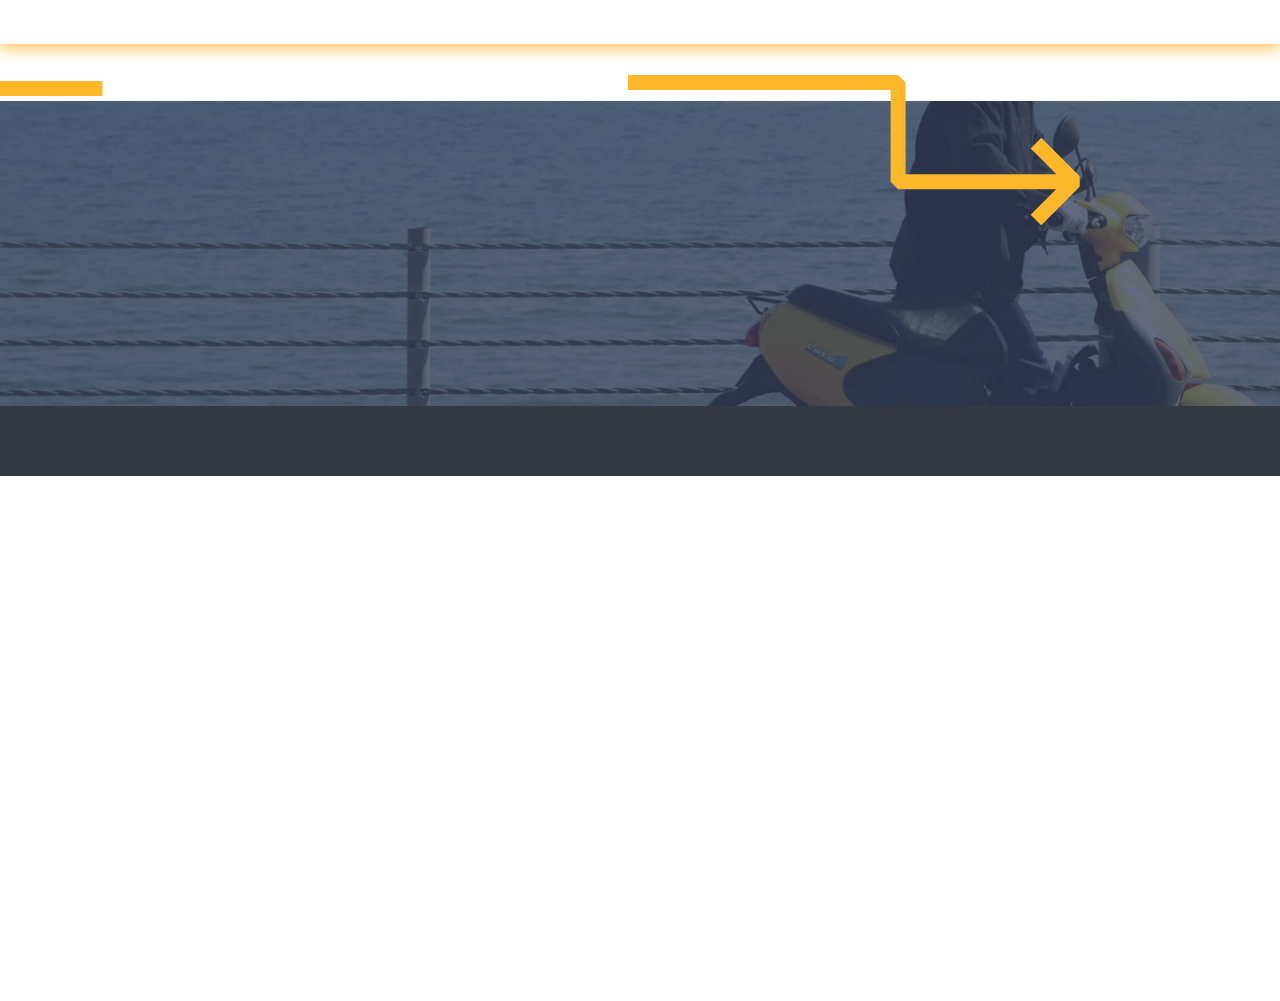
<file: index.html>
<!DOCTYPE html>
<html lang="en">
  <head>
    <meta charset="UTF-8" />
    <meta name="viewport" content="width=device-width, initial-scale=1.0" />
    <!-- CSS -->
    <link rel="stylesheet" href="./css/main.css" />
    <title>Document</title>
  </head>
  <body>
    <h1 class="visually-hidden">Simple-starter</h1>
    <header class="header">
      <div class="container header__container"></div>
    </header>
    <main>
      <section class="hero">
        <div class="container hero__container"></div>
      </section>
    </main>
    <footer class="footer">
      <div class="container footer__container"></div>
    </footer>
    <script src="./main.js"></script>
  </body>
</html>
</file>
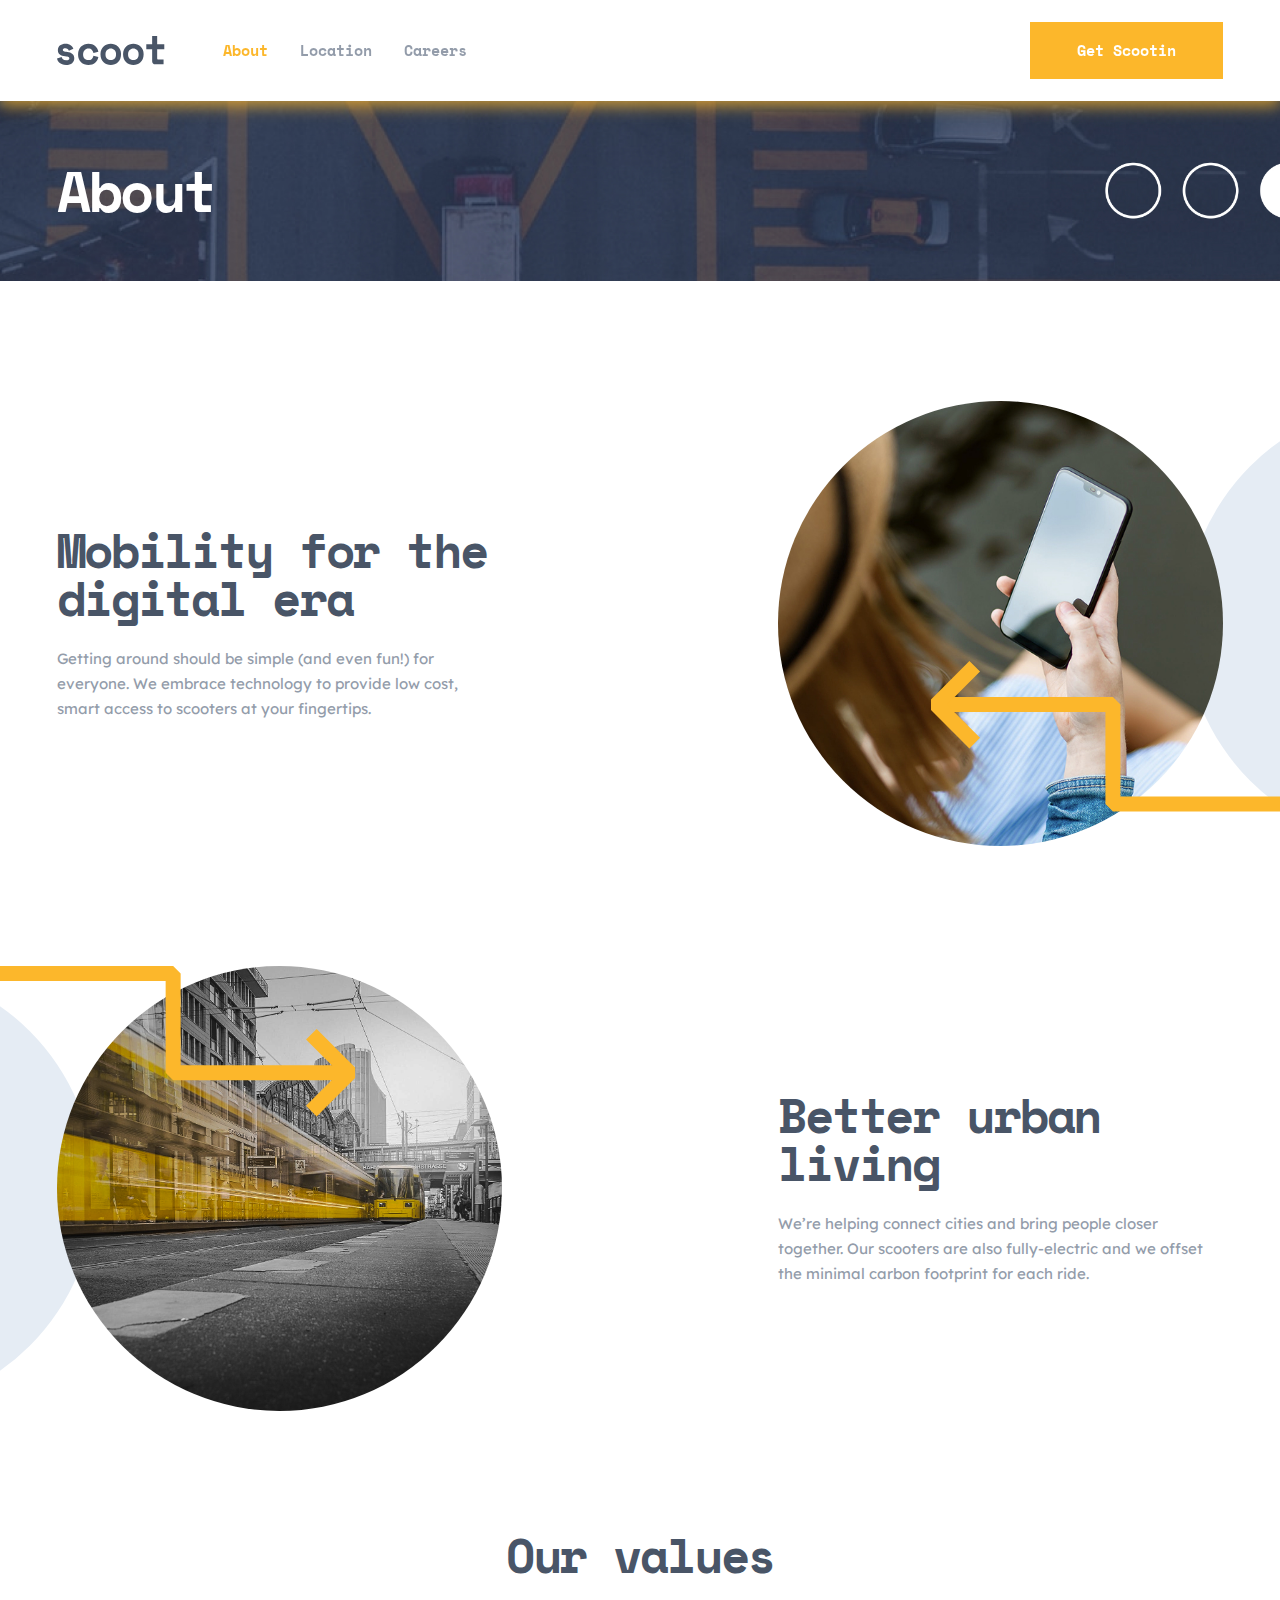
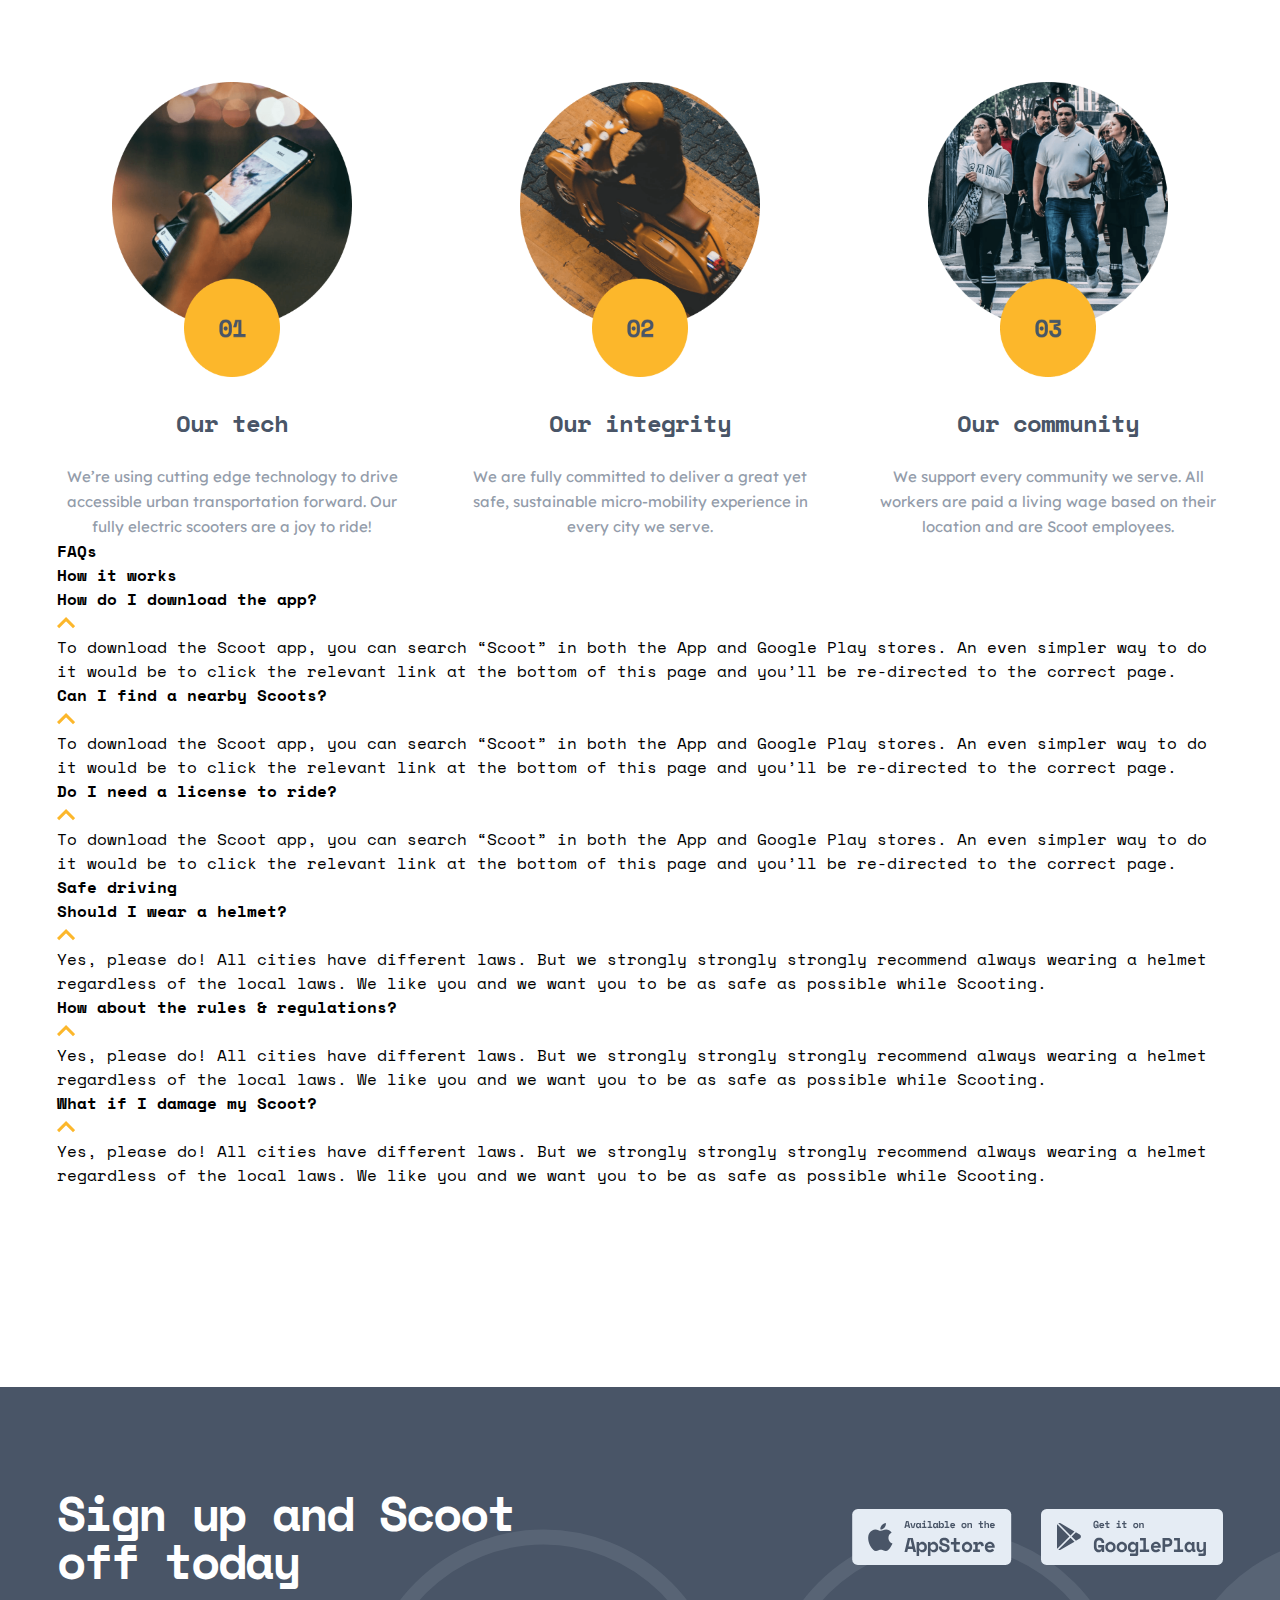
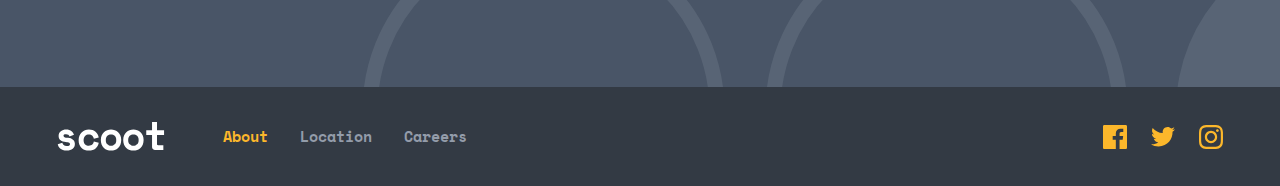
<file: about.html>
<!doctype html>
<html lang="en">
  <head>
    <meta charset="UTF-8" />
    <meta name="viewport" content="width=device-width, initial-scale=1.0" />
    <!-- FAVICON -->
    <link rel="shortcut icon" href="./images/favicon.png" type="favicon/png" />
    <!-- CSS -->
    <link rel="stylesheet" href="./css/main.css" />
    <title>Scoot</title>
  </head>
  <body>
    <h1 class="visually-hidden">About-page</h1>
    <header class="header">
      <div class="container header__container">
        <button class="header__test-button">
          <img
            class="header__test-button-icon"
            src="./icons/open__burger.svg"
            alt="test__button-image"
          />
        </button>
        <div class="header__left-box">
          <a class="header__logo-link" href="./index.html">
            <img
              class="header__logo-image"
              src="./icons/dark__logo.svg"
              alt="dark__logo"
            />
          </a>
          <nav class="header__nav">
            <ul class="header__list">
              <li class="header__lists">
                <a class="header__links" href="#">
                  <p class="header__links-texts online">About</p>
                </a>
              </li>
              <li class="header__lists">
                <a class="header__links" href="./location.html">
                  <p class="header__links-texts">Location</p>
                </a>
              </li>
              <li class="header__lists">
                <a class="header__links" href="./careers.html">
                  <p class="header__links-texts">Careers</p>
                </a>
              </li>
            </ul>
          </nav>
        </div>
        <button class="header__button">Get Scootin</button>
        <div class="header__mb-buttons">
          <button class="header__open-burger">
            <img
              class="header__open-burger-icon"
              src="./icons/open__burger.svg"
              alt="open__burger"
            />
          </button>
          <button class="header__close-burger">
            <img
              class="header__close-burger-icon"
              src="./icons/close__burger.svg"
              alt="close__burger"
            />
          </button>
        </div>
      </div>
      <div class="header__mb-div">
        <nav class="header__mb-nav">
          <ul class="header__mb-list">
            <li class="header__mb-lists">
              <a class="header__mb-links" href="#">
                <p class="header__mb-links-texts online">About</p>
              </a>
            </li>
            <li class="header__mb-lists">
              <a class="header__mb-links" href="./location.html">
                <p class="header__mb-links-texts">Location</p>
              </a>
            </li>
            <li class="header__mb-lists">
              <a class="header__mb-links" href="./careers.html">
                <p class="header__mb-links-texts">Careers</p>
              </a>
            </li>
          </ul>
          <button class="header__mb-button">Get Scootin</button>
        </nav>
      </div>
    </header>
    <main>
      <section class="about">
        <div class="container about__container">
          <h2 class="about__title">About</h2>
        </div>
      </section>
      <section class="era">
        <div class="container era__container">
          <div class="era__left-box">
            <h2 class="era__title">Mobility for the digital era</h2>
            <p class="era__text">
              Getting around should be simple (and even fun!) for everyone. We
              embrace technology to provide low cost, smart access to scooters
              at your fingertips.
            </p>
          </div>
          <img class="era__image" src="./images/era__image.jpg" alt="girl" />
        </div>
      </section>
      <section class="urban">
        <div class="container urban__container">
          <div class="urban__left-box">
            <h2 class="urban__title">Better urban living</h2>
            <p class="urban__text">
              We’re helping connect cities and bring people closer together. Our
              scooters are also fully-electric and we offset the minimal carbon
              footprint for each ride.
            </p>
          </div>
          <img
            class="urban__image"
            src="./images/urban__image.jpg"
            alt="urban"
          />
        </div>
      </section>
      <section class="values">
        <div class="container values__container">
          <h4 class="values__title">Our values</h4>
          <div class="values__bottom-box">
            <div class="values__mini-bottom-boxes">
              <img
                class="values__images"
                src="./images/values__first-image.png"
                alt="mobile app"
              />
              <h6 class="values__titles">Our tech</h6>
              <p class="values__texts">
                We’re using cutting edge technology to drive accessible urban
                transportation forward. Our fully electric scooters are a joy to
                ride!
              </p>
            </div>
            <div class="values__mini-bottom-boxes">
              <img
                class="values__images"
                src="./images/values__second-image.png"
                alt="scooter"
              />
              <h6 class="values__titles">Our integrity</h6>
              <p class="values__texts">
                We are fully committed to deliver a great yet safe, sustainable
                micro-mobility experience in every city we serve.
              </p>
            </div>
            <div class="values__mini-bottom-boxes">
              <img
                class="values__images"
                src="./images/values__third-image.png"
                alt="people"
              />
              <h6 class="values__titles">Our community</h6>
              <p class="values__texts">
                We support every community we serve. All workers are paid a
                living wage based on their location and are Scoot employees.
              </p>
            </div>
          </div>
        </div>
      </section>
      <section class="faq">
        <div class="container faq__container">
          <h3 class="faq__title">FAQs</h3>
          <div class="faq__bottom-box">
            <div class="faq__bottom-first-box">
              <h4 class="faq__bottom-title">How it works</h4>
              <div class="faq__accardion-box">
                <div class="faq__accardion-boxes">
                  <div class="faq__accardion-top-box">
                    <h6 class="faq__accardion-top-box-title">
                      How do I download the app?
                    </h6>
                    <img
                      class="faq__accardion-top-box-icon"
                      src="./icons/chevron.svg"
                      alt="chevron"
                    />
                  </div>
                  <p class="faq__accardion-text">
                    To download the Scoot app, you can search “Scoot” in both
                    the App and Google Play stores. An even simpler way to do it
                    would be to click the relevant link at the bottom of this
                    page and you’ll be re-directed to the correct page.
                  </p>
                </div>
                <div class="faq__accardion-boxes">
                  <div class="faq__accardion-top-box">
                    <h6 class="faq__accardion-top-box-title">
                      Can I find a nearby Scoots?
                    </h6>
                    <img
                      class="faq__accardion-top-box-icon"
                      src="./icons/chevron.svg"
                      alt="chevron"
                    />
                  </div>
                  <p class="faq__accardion-text">
                    To download the Scoot app, you can search “Scoot” in both
                    the App and Google Play stores. An even simpler way to do it
                    would be to click the relevant link at the bottom of this
                    page and you’ll be re-directed to the correct page.
                  </p>
                </div>
                <div class="faq__accardion-boxes">
                  <div class="faq__accardion-top-box">
                    <h6 class="faq__accardion-top-box-title">
                      Do I need a license to ride?
                    </h6>
                    <img
                      class="faq__accardion-top-box-icon"
                      src="./icons/chevron.svg"
                      alt="chevron"
                    />
                  </div>
                  <p class="faq__accardion-text">
                    To download the Scoot app, you can search “Scoot” in both
                    the App and Google Play stores. An even simpler way to do it
                    would be to click the relevant link at the bottom of this
                    page and you’ll be re-directed to the correct page.
                  </p>
                </div>
              </div>
            </div>
            <div class="faq__bottom-first-box">
              <h4 class="faq__bottom-title">Safe driving</h4>
              <div class="faq__accardion-box">
                <div class="faq__accardion-boxes">
                  <div class="faq__accardion-top-box">
                    <h6 class="faq__accardion-top-box-title">
                      Should I wear a helmet?
                    </h6>
                    <img
                      class="faq__accardion-top-box-icon"
                      src="./icons/chevron.svg"
                      alt="chevron"
                    />
                  </div>
                  <p class="faq__accardion-text">
                    Yes, please do! All cities have different laws. But we
                    strongly strongly strongly recommend always wearing a helmet
                    regardless of the local laws. We like you and we want you to
                    be as safe as possible while Scooting.
                  </p>
                </div>
                <div class="faq__accardion-boxes">
                  <div class="faq__accardion-top-box">
                    <h6 class="faq__accardion-top-box-title">
                      How about the rules & regulations?
                    </h6>
                    <img
                      class="faq__accardion-top-box-icon"
                      src="./icons/chevron.svg"
                      alt="chevron"
                    />
                  </div>
                  <p class="faq__accardion-text">
                    Yes, please do! All cities have different laws. But we
                    strongly strongly strongly recommend always wearing a helmet
                    regardless of the local laws. We like you and we want you to
                    be as safe as possible while Scooting.
                  </p>
                </div>
                <div class="faq__accardion-boxes">
                  <div class="faq__accardion-top-box">
                    <h6 class="faq__accardion-top-box-title">
                      What if I damage my Scoot?
                    </h6>
                    <img
                      class="faq__accardion-top-box-icon"
                      src="./icons/chevron.svg"
                      alt="chevron"
                    />
                  </div>
                  <p class="faq__accardion-text">
                    Yes, please do! All cities have different laws. But we
                    strongly strongly strongly recommend always wearing a helmet
                    regardless of the local laws. We like you and we want you to
                    be as safe as possible while Scooting.
                  </p>
                </div>
              </div>
            </div>
          </div>
        </div>
      </section>
      <section class="sign">
        <div class="container sign__container">
          <h2 class="sign__title">Sign up and Scoot off today</h2>
          <div class="sign__icon-box">
            <a
              class="sign__icon-link"
              href="https://www.apple.com/app-store/"
              target="_blank"
              rel="noopener noreferrer"
            >
              <img
                class="sign__icon-image"
                src="./icons/appstore.svg"
                alt="appstore"
              />
            </a>
            <a
              class="sign__icon-link"
              href="https://play.google.com/store/games"
              target="_blank"
              rel="noopener noreferrer"
            >
              <img
                class="sign__icon-image"
                src="./icons/playmarket.svg"
                alt="googleplay"
              />
            </a>
          </div>
        </div>
      </section>
    </main>
    <footer class="footer">
      <div class="container footer__container">
        <div class="footer__left-box">
          <a class="footer__logo-link" href="./index.html">
            <img
              class="footer__logo-image"
              src="./icons/white__logo.svg"
              alt="white__logo"
            />
          </a>
          <ul class="footer__list">
            <li class="footer__lists">
              <a class="footer__links" href="#">
                <p class="footer__links-texts online">About</p>
              </a>
            </li>
            <li class="footer__lists">
              <a class="footer__links" href="./location.html">
                <p class="footer__links-texts">Location</p>
              </a>
            </li>
            <li class="footer__lists">
              <a class="footer__links" href="./careers.html">
                <p class="footer__links-texts">Careers</p>
              </a>
            </li>
          </ul>
        </div>
        <div class="footer__icons-box">
          <a
            class="footer__icons-links"
            href="https://www.facebook.com/"
            target="_blank"
            rel="noopener noreferrer"
          >
            <img
              class="footer__icons-images"
              src="./icons/facebook.svg"
              alt="facebook"
            />
          </a>
          <a
            class="footer__icons-links"
            href="https://x.com/"
            target="_blank"
            rel="noopener noreferrer"
          >
            <img
              class="footer__icons-images"
              src="./icons/twitter.svg"
              alt="twitter"
            />
          </a>
          <a
            class="footer__icons-links"
            href="https://www.instagram.com/"
            target="_blank"
            rel="noopener noreferrer"
          >
            <img
              class="footer__icons-images"
              src="./icons/instagram.svg"
              alt="instagram"
            />
          </a>
        </div>
      </div>
    </footer>
    <script src="./main.js"></script>
  </body>
</html>
</file>
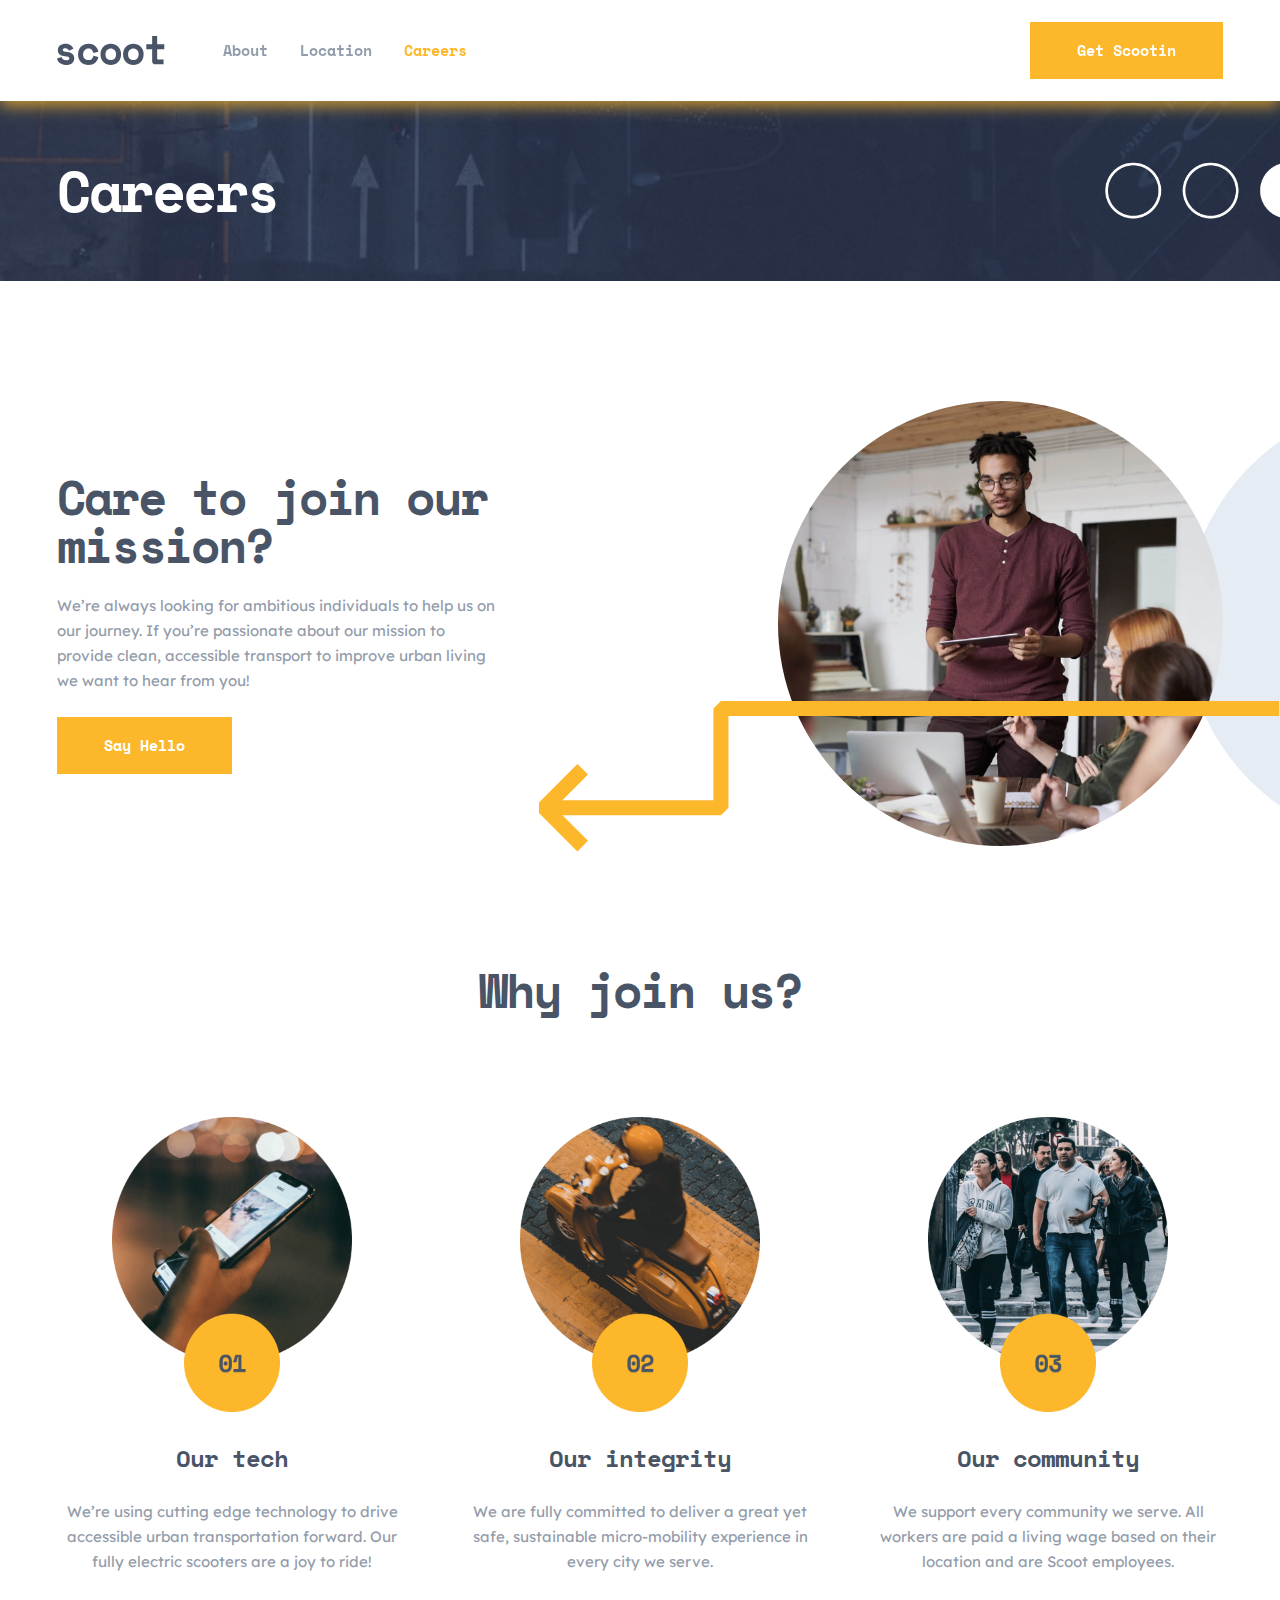
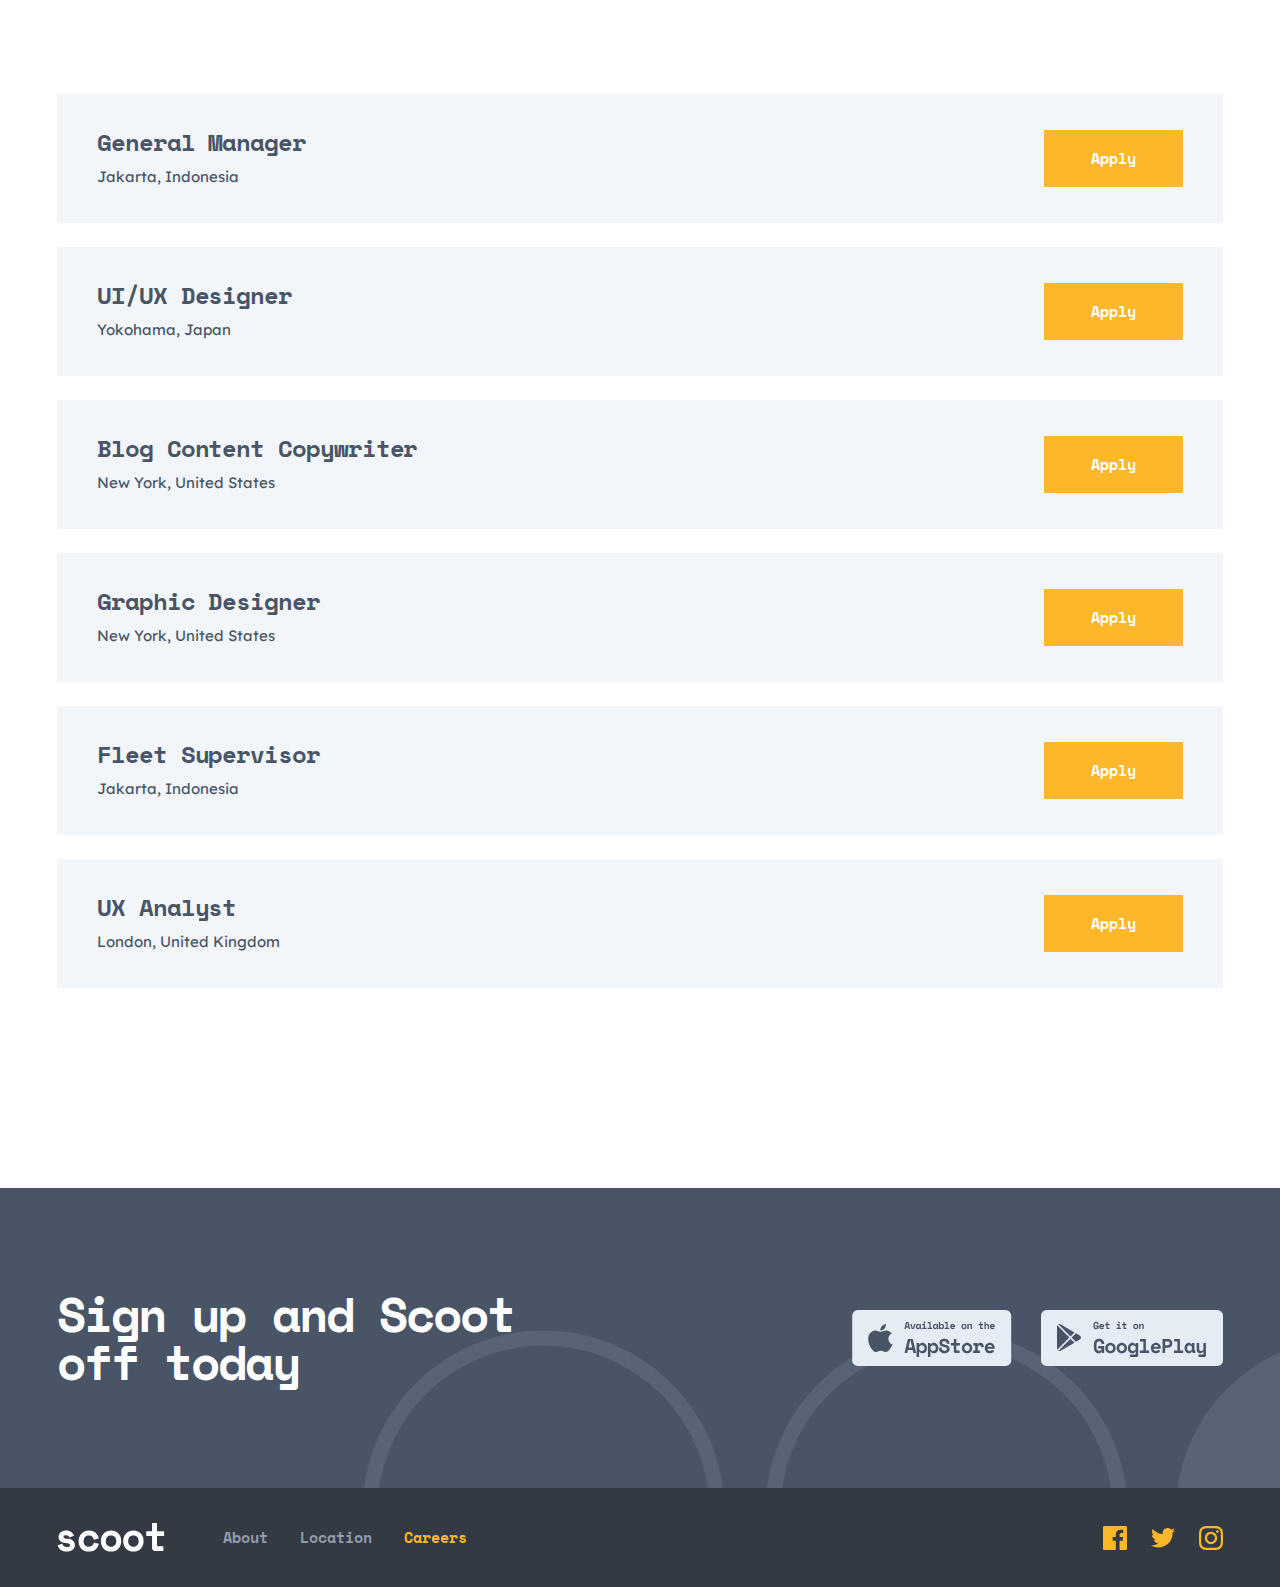
<file: careers.html>
<!doctype html>
<html lang="en">
  <head>
    <meta charset="UTF-8" />
    <meta name="viewport" content="width=device-width, initial-scale=1.0" />
    <!-- CSS -->
    <link rel="stylesheet" href="./css/main.css" />
    <title>Scoot</title>
  </head>
  <body>
    <h1 class="visually-hidden">Careers-page</h1>
    <header class="header">
      <div class="container header__container">
        <button class="header__test-button">
          <img
            class="header__test-button-icon"
            src="./icons/open__burger.svg"
            alt="test__button-image"
          />
        </button>
        <div class="header__left-box">
          <a class="header__logo-link" href="./index.html">
            <img
              class="header__logo-image"
              src="./icons/dark__logo.svg"
              alt="dark__logo"
            />
          </a>
          <nav class="header__nav">
            <ul class="header__list">
              <li class="header__lists">
                <a class="header__links" href="./about.html">
                  <p class="header__links-texts">About</p>
                </a>
              </li>
              <li class="header__lists">
                <a class="header__links" href="./location.html">
                  <p class="header__links-texts">Location</p>
                </a>
              </li>
              <li class="header__lists">
                <a class="header__links" href="#">
                  <p class="header__links-texts online">Careers</p>
                </a>
              </li>
            </ul>
          </nav>
        </div>
        <button class="header__button">Get Scootin</button>
        <div class="header__mb-buttons">
          <button class="header__open-burger">
            <img
              class="header__open-burger-icon"
              src="./icons/open__burger.svg"
              alt="open__burger"
            />
          </button>
          <button class="header__close-burger">
            <img
              class="header__close-burger-icon"
              src="./icons/close__burger.svg"
              alt="close__burger"
            />
          </button>
        </div>
      </div>
      <div class="header__mb-div">
        <nav class="header__mb-nav">
          <ul class="header__mb-list">
            <li class="header__mb-lists">
              <a class="header__mb-links" href="./about.html">
                <p class="header__mb-links-texts">About</p>
              </a>
            </li>
            <li class="header__mb-lists">
              <a class="header__mb-links" href="./location.html">
                <p class="header__mb-links-texts">Location</p>
              </a>
            </li>
            <li class="header__mb-lists">
              <a class="header__mb-links" href="#">
                <p class="header__mb-links-texts online">Careers</p>
              </a>
            </li>
          </ul>
          <button class="header__mb-button">Get Scootin</button>
        </nav>
      </div>
    </header>
    <main>
      <section class="careers">
        <div class="container careers__container">
          <h2 class="careers__title">Careers</h2>
        </div>
      </section>
      <section class="care">
        <div class="container care__container">
          <div class="care__left-box">
            <h2 class="care__title">Care to join our mission?</h2>
            <p class="care__text">
              We’re always looking for ambitious individuals to help us on our
              journey. If you’re passionate about our mission to provide clean,
              accessible transport to improve urban living we want to hear from
              you!
            </p>
            <button class="care__button">Say Hello</button>
          </div>
          <img class="care__image" src="./images/care__image.jpg" alt="guy" />
        </div>
      </section>
      <section class="join">
        <div class="container join__container">
          <h4 class="join__title">Why join us?</h4>
          <div class="join__bottom-box">
            <div class="join__mini-bottom-boxes">
              <img
                class="join__images"
                src="./images/values__first-image.png"
                alt="mobile app"
              />
              <h6 class="join__titles">Our tech</h6>
              <p class="join__texts">
                We’re using cutting edge technology to drive accessible urban
                transportation forward. Our fully electric scooters are a joy to
                ride!
              </p>
            </div>
            <div class="values__mini-bottom-boxes">
              <img
                class="join__images"
                src="./images/values__second-image.png"
                alt="scooter"
              />
              <h6 class="join__titles">Our integrity</h6>
              <p class="join__texts">
                We are fully committed to deliver a great yet safe, sustainable
                micro-mobility experience in every city we serve.
              </p>
            </div>
            <div class="values__mini-bottom-boxes">
              <img
                class="join__images"
                src="./images/values__third-image.png"
                alt="people"
              />
              <h6 class="join__titles">Our community</h6>
              <p class="join__texts">
                We support every community we serve. All workers are paid a
                living wage based on their location and are Scoot employees.
              </p>
            </div>
          </div>
        </div>
      </section>
      <section class="option">
        <div class="container option__container">
          <div class="option__boxes">
            <div class="option__text-boxes">
              <h6 class="option__titles">General Manager</h6>
              <p class="option__texts">Jakarta, Indonesia</p>
            </div>
            <button class="option__buttons">Apply</button>
          </div>
          <div class="option__boxes">
            <div class="option__text-boxes">
              <h6 class="option__titles">UI/UX Designer</h6>
              <p class="option__texts">Yokohama, Japan</p>
            </div>
            <button class="option__buttons">Apply</button>
          </div>
          <div class="option__boxes">
            <div class="option__text-boxes">
              <h6 class="option__titles">Blog Content Copywriter</h6>
              <p class="option__texts">New York, United States</p>
            </div>
            <button class="option__buttons">Apply</button>
          </div>
          <div class="option__boxes">
            <div class="option__text-boxes">
              <h6 class="option__titles">Graphic Designer</h6>
              <p class="option__texts">New York, United States</p>
            </div>
            <button class="option__buttons">Apply</button>
          </div>
          <div class="option__boxes">
            <div class="option__text-boxes">
              <h6 class="option__titles">Fleet Supervisor</h6>
              <p class="option__texts">Jakarta, Indonesia</p>
            </div>
            <button class="option__buttons">Apply</button>
          </div>
          <div class="option__boxes">
            <div class="option__text-boxes">
              <h6 class="option__titles">UX Analyst</h6>
              <p class="option__texts">London, United Kingdom</p>
            </div>
            <button class="option__buttons">Apply</button>
          </div>
        </div>
      </section>
      <section class="sign">
        <div class="container sign__container">
          <h2 class="sign__title">Sign up and Scoot off today</h2>
          <div class="sign__icon-box">
            <a
              class="sign__icon-link"
              href="https://www.apple.com/app-store/"
              target="_blank"
              rel="noopener noreferrer"
            >
              <img
                class="sign__icon-image"
                src="./icons/appstore.svg"
                alt="appstore"
              />
            </a>
            <a
              class="sign__icon-link"
              href="https://play.google.com/store/games"
              target="_blank"
              rel="noopener noreferrer"
            >
              <img
                class="sign__icon-image"
                src="./icons/playmarket.svg"
                alt="googleplay"
              />
            </a>
          </div>
        </div>
      </section>
    </main>
    <footer class="footer">
      <div class="container footer__container">
        <div class="footer__left-box">
          <a class="footer__logo-link" href="./index.html">
            <img
              class="footer__logo-image"
              src="./icons/white__logo.svg"
              alt="white__logo"
            />
          </a>
          <ul class="footer__list">
            <li class="footer__lists">
              <a class="footer__links" href="./about.html">
                <p class="footer__links-texts">About</p>
              </a>
            </li>
            <li class="footer__lists">
              <a class="footer__links" href="./location.html">
                <p class="footer__links-texts">Location</p>
              </a>
            </li>
            <li class="footer__lists">
              <a class="footer__links" href="#">
                <p class="footer__links-texts online">Careers</p>
              </a>
            </li>
          </ul>
        </div>
        <div class="footer__icons-box">
          <a
            class="footer__icons-links"
            href="https://www.facebook.com/"
            target="_blank"
            rel="noopener noreferrer"
          >
            <img
              class="footer__icons-images"
              src="./icons/facebook.svg"
              alt="facebook"
            />
          </a>
          <a
            class="footer__icons-links"
            href="https://x.com/"
            target="_blank"
            rel="noopener noreferrer"
          >
            <img
              class="footer__icons-images"
              src="./icons/twitter.svg"
              alt="twitter"
            />
          </a>
          <a
            class="footer__icons-links"
            href="https://www.instagram.com/"
            target="_blank"
            rel="noopener noreferrer"
          >
            <img
              class="footer__icons-images"
              src="./icons/instagram.svg"
              alt="instagram"
            />
          </a>
        </div>
      </div>
    </footer>
    <script src="./main.js"></script>
  </body>
</html>
</file>
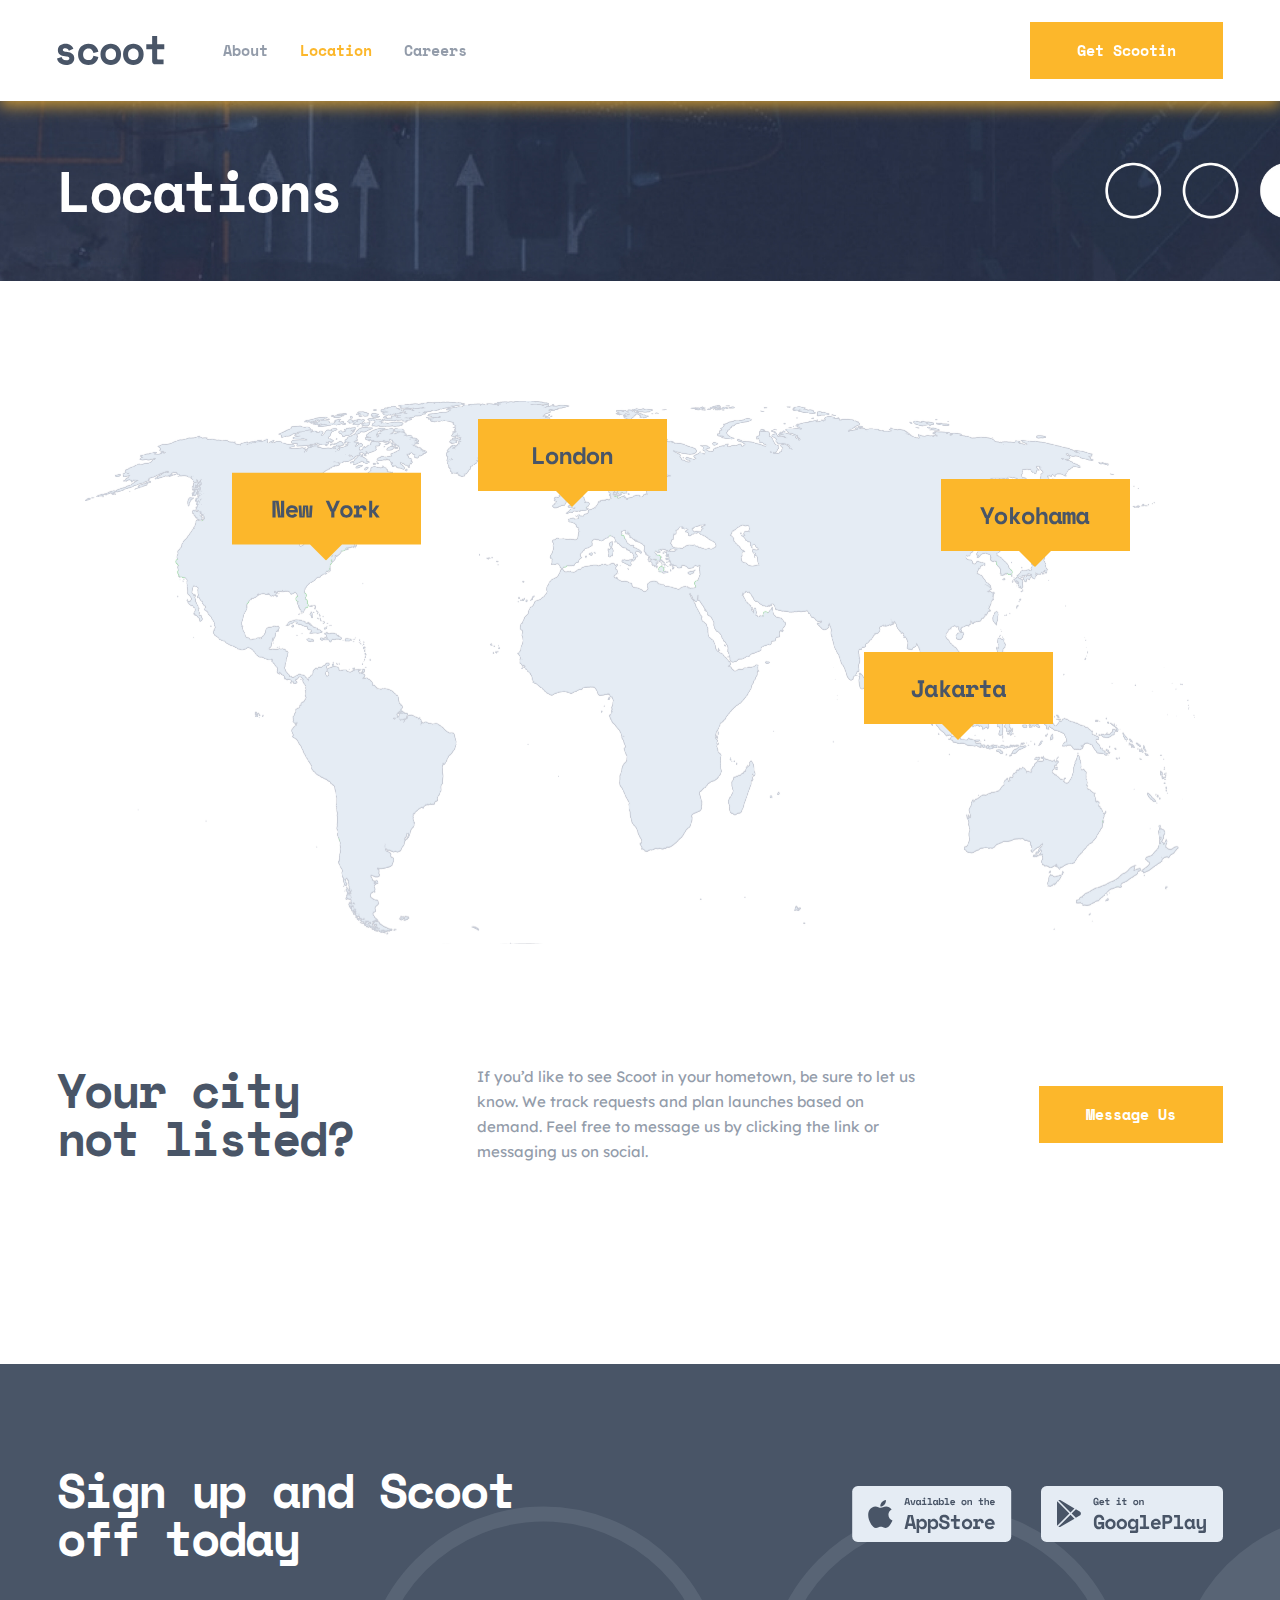
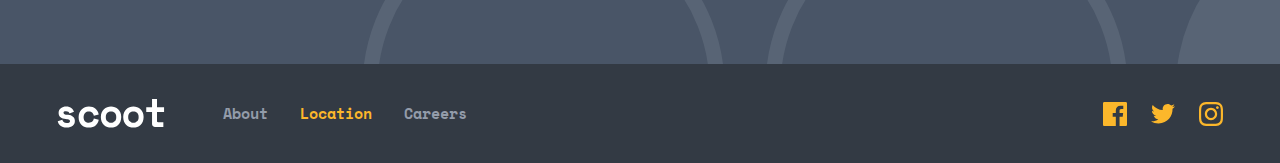
<file: location.html>
<!doctype html>
<html lang="en">
  <head>
    <meta charset="UTF-8" />
    <meta name="viewport" content="width=device-width, initial-scale=1.0" />
    <!-- CSS -->
    <link rel="stylesheet" href="./css/main.css" />
    <title>Scoot</title>
  </head>
  <body>
    <h1 class="visually-hidden">Location-page</h1>
    <header class="header">
      <div class="container header__container">
        <button class="header__test-button">
          <img
            class="header__test-button-icon"
            src="./icons/open__burger.svg"
            alt="test__button-image"
          />
        </button>
        <div class="header__left-box">
          <a class="header__logo-link" href="./index.html">
            <img
              class="header__logo-image"
              src="./icons/dark__logo.svg"
              alt="dark__logo"
            />
          </a>
          <nav class="header__nav">
            <ul class="header__list">
              <li class="header__lists">
                <a class="header__links" href="./about.html">
                  <p class="header__links-texts">About</p>
                </a>
              </li>
              <li class="header__lists">
                <a class="header__links" href="#">
                  <p class="header__links-texts online">Location</p>
                </a>
              </li>
              <li class="header__lists">
                <a class="header__links" href="./careers.html">
                  <p class="header__links-texts">Careers</p>
                </a>
              </li>
            </ul>
          </nav>
        </div>
        <button class="header__button">Get Scootin</button>
        <div class="header__mb-buttons">
          <button class="header__open-burger">
            <img
              class="header__open-burger-icon"
              src="./icons/open__burger.svg"
              alt="open__burger"
            />
          </button>
          <button class="header__close-burger">
            <img
              class="header__close-burger-icon"
              src="./icons/close__burger.svg"
              alt="close__burger"
            />
          </button>
        </div>
      </div>
      <div class="header__mb-div">
        <nav class="header__mb-nav">
          <ul class="header__mb-list">
            <li class="header__mb-lists">
              <a class="header__mb-links" href="./about.html">
                <p class="header__mb-links-texts">About</p>
              </a>
            </li>
            <li class="header__mb-lists">
              <a class="header__mb-links" href="#">
                <p class="header__mb-links-texts online">Location</p>
              </a>
            </li>
            <li class="header__mb-lists">
              <a class="header__mb-links" href="./careers.html">
                <p class="header__mb-links-texts">Careers</p>
              </a>
            </li>
          </ul>
          <button class="header__mb-button">Get Scootin</button>
        </nav>
      </div>
    </header>
    <main>
      <section class="locations">
        <div class="container locations__container">
          <h2 class="locations__title">Locations</h2>
        </div>
      </section>
      <section class="map">
        <div class="container map__container">
          <img class="map__image" src="./icons/map.svg" alt="map" />
          <img class="map__tb-image" src="./icons/map__tb.svg" alt="map" />
          <img class="map__mb-image" src="./icons/map__mb.svg" alt="map" />
          <div class="map__cart-boxes">
            <p class="map__cart-texts">New York</p>
            <p class="map__cart-texts">London</p>
            <p class="map__cart-texts">Jakarta</p>
            <p class="map__cart-texts">Yokohama</p>
          </div>
        </div>
      </section>
      <section class="message">
        <div class="container message__container">
          <h2 class="message__title">Your city not listed?</h2>
          <p class="message__text">
            If you’d like to see Scoot in your hometown, be sure to let us know.
            We track requests and plan launches based on demand. Feel free to
            message us by clicking the link or messaging us on social.
          </p>
          <button class="message__button">Message Us</button>
        </div>
      </section>
      <section class="sign">
        <div class="container sign__container">
          <h2 class="sign__title">Sign up and Scoot off today</h2>
          <div class="sign__icon-box">
            <a
              class="sign__icon-link"
              href="https://www.apple.com/app-store/"
              target="_blank"
              rel="noopener noreferrer"
            >
              <img
                class="sign__icon-image"
                src="./icons/appstore.svg"
                alt="appstore"
              />
            </a>
            <a
              class="sign__icon-link"
              href="https://play.google.com/store/games"
              target="_blank"
              rel="noopener noreferrer"
            >
              <img
                class="sign__icon-image"
                src="./icons/playmarket.svg"
                alt="googleplay"
              />
            </a>
          </div>
        </div>
      </section>
    </main>
    <footer class="footer">
      <div class="container footer__container">
        <div class="footer__left-box">
          <a class="footer__logo-link" href="./index.html">
            <img
              class="footer__logo-image"
              src="./icons/white__logo.svg"
              alt="white__logo"
            />
          </a>
          <ul class="footer__list">
            <li class="footer__lists">
              <a class="footer__links" href="./about.html">
                <p class="footer__links-texts">About</p>
              </a>
            </li>
            <li class="footer__lists">
              <a class="footer__links" href="#">
                <p class="footer__links-texts online">Location</p>
              </a>
            </li>
            <li class="footer__lists">
              <a class="footer__links" href="./careers.html">
                <p class="footer__links-texts">Careers</p>
              </a>
            </li>
          </ul>
        </div>
        <div class="footer__icons-box">
          <a
            class="footer__icons-links"
            href="https://www.facebook.com/"
            target="_blank"
            rel="noopener noreferrer"
          >
            <img
              class="footer__icons-images"
              src="./icons/facebook.svg"
              alt="facebook"
            />
          </a>
          <a
            class="footer__icons-links"
            href="https://x.com/"
            target="_blank"
            rel="noopener noreferrer"
          >
            <img
              class="footer__icons-images"
              src="./icons/twitter.svg"
              alt="twitter"
            />
          </a>
          <a
            class="footer__icons-links"
            href="https://www.instagram.com/"
            target="_blank"
            rel="noopener noreferrer"
          >
            <img
              class="footer__icons-images"
              src="./icons/instagram.svg"
              alt="instagram"
            />
          </a>
        </div>
      </div>
    </footer>
    <script src="./main.js"></script>
  </body>
</html>
</file>
<file: css/main.css>
.container{width:100%;max-width:1266px;padding:0 50px;margin:0 auto}.header{box-shadow:rgba(252,182,43,.753) 0px 5px 15px;z-index:1111;top:0;position:fixed;width:100%;background-color:#fff}.header__container{padding-top:22px;padding-bottom:22px;display:flex;flex-direction:row;justify-content:space-between;align-items:center}.header__test-button{opacity:0;display:none;border:none;outline:none;background:none}.header__test-button-icon{width:20px;height:16px;display:none}.header__left-box{display:flex;flex-direction:row;justify-content:center;align-items:center;gap:58.18px}.header__logo-link{transition:100ms ease all}.header__logo-link:active{transition:100ms ease all;opacity:.5}.header__logo-image{width:107.82px;height:28.56px;display:block}.header__nav{display:block}.header__list{display:flex;flex-direction:row;justify-content:center;align-items:center;gap:32px}.header__links-texts{font-family:"Space Mono";font-weight:bold;font-size:15px;line-height:25px;letter-spacing:0px;color:#939caa}.header__button{padding:14px 45px;background-color:#fcb72b;color:#fff;font-family:"Space Mono";font-weight:bold;font-size:15px;line-height:25px;border:2px solid #fcb72b;letter-spacing:0px;cursor:pointer;display:flex;flex-direction:row;justify-content:center;align-items:center;transition:100ms ease all}.header__button:active{transition:100ms ease all;color:#fcb72b;background-color:inherit}.header__mb-buttons{display:none}.header__open-burger{display:none;border:none;outline:none;background:none}.header__open-burger-icon{width:20px;height:16px;display:none}.header__close-burger{display:none;border:none;outline:none;background:none}.header__close-burger-icon{display:none}.header__mb-nav{display:none}.header__mb-list{display:none}.header__mb-lists{display:none}.header__mb-links{display:none}.header__mb-links-texts{display:none}.header__mb-button{display:none}@media(max-width: 1024px){.header{box-shadow:rgba(252,182,43,.753) 0px 5px 15px;z-index:1111;top:0;position:fixed;width:100%;background-color:#fff}.header__container{padding-top:22px;padding-bottom:22px;padding-left:39px;padding-right:39px;display:flex;flex-direction:row;justify-content:space-between;align-items:center}.header__test-button{opacity:0;display:none;border:none;outline:none;background:none}.header__test-button-icon{width:20px;height:16px;display:none}.header__left-box{display:flex;flex-direction:row;justify-content:center;align-items:center;gap:58.18px}.header__logo-link{transition:100ms ease all}.header__logo-link:active{transition:100ms ease all;opacity:.5}.header__logo-image{width:107.82px;height:28.56px;display:block}.header__nav{display:block}.header__list{display:flex;flex-direction:row;justify-content:center;align-items:center;gap:32px}.header__links-texts{font-family:"Space Mono";font-weight:bold;font-size:15px;line-height:25px;letter-spacing:0px;color:#939caa}.header__button{padding:14px 45px;background-color:#fcb72b;color:#fff;font-family:"Space Mono";font-weight:bold;font-size:15px;line-height:25px;border:2px solid #fcb72b;letter-spacing:0px;cursor:pointer;display:flex;flex-direction:row;justify-content:center;align-items:center;transition:100ms ease all}.header__button:active{transition:100ms ease all;color:#fcb72b;background-color:inherit}.header__mb-buttons{display:none}.header__open-burger{display:none;border:none;outline:none;background:none}.header__open-burger-icon{width:20px;height:16px;display:none}.header__close-burger{display:none;border:none;outline:none;background:none}.header__close-burger-icon{display:none}.header__mb-nav{display:none}.header__mb-list{display:none}.header__mb-lists{display:none}.header__mb-links{display:none}.header__mb-links-texts{display:none}.header__mb-button{display:none}}@media(max-width: 767px){.header{box-shadow:rgba(252,182,43,.753) 0px 5px 15px;z-index:1111;top:0;position:fixed;width:100%;background-color:#fff}.header__container{padding-top:22px;padding-bottom:22px;padding-left:24px;padding-right:24px;display:flex;flex-direction:row-reverse;justify-content:space-between;align-items:center}.header__test-button{opacity:0;display:block;border:none;outline:none;background:none}.header__test-button-icon{width:20px;height:16px;display:block}.header__logo-link{transition:100ms ease all}.header__logo-link:active{transition:100ms ease all;opacity:.5}.header__logo-image{width:75.5px;height:20px;display:block}.header__nav{display:none}.header__list{display:none}.header__lists{display:none}.header__links{display:none}.header__links-texts{display:none}.header__button{display:none}.header__mb-buttons{display:block}.header__open-burger{display:block;border:none;outline:none;background:none}.header__open-burger-icon{width:20px;height:16px;display:block}.header__close-burger{display:none;border:none;outline:none;background:none}.header__close-burger-icon{width:20px;height:16px;display:block}.header__mb-div{transition:350ms ease all;z-index:-1;width:100%;height:100vh;position:fixed;top:64px;transform:translateX(-100%);backdrop-filter:blur(5px);background:rgba(0,0,0,.5)}.header__mb-div.active{transition:350ms ease all;transform:translateX(0px)}.header__mb-nav{transition:500ms ease all;z-index:3;display:flex;flex-direction:column;justify-content:space-between;align-items:start;position:fixed;padding:64px 32px 104px 32px;z-index:2;top:0px;left:0;width:85%;height:100vh;background-color:#333a44}.header__mb-list{display:flex;flex-direction:column;justify-content:start;align-items:start;gap:24px}.header__mb-lists{display:block}.header__mb-links{display:block}.header__mb-links-texts{font-family:"Space Mono";font-weight:bold;font-size:18px;line-height:25px;letter-spacing:0px;display:block;color:#e5ecf4}.header__mb-button{display:block;padding:14px 45px;background-color:#fcb72b;color:#fff;font-family:"Space Mono";font-weight:bold;font-size:15px;line-height:25px;border:2px solid #fcb72b;letter-spacing:0px;cursor:pointer;display:flex;flex-direction:row;justify-content:center;align-items:center;transition:100ms ease all}.header__mb-button:active{transition:100ms ease all;color:#fcb72b;background-color:inherit}}.hero{width:100%;margin-top:101px;background-image:url("../../images/hero__background.jpg");background-position:top right;background-repeat:no-repeat;background-size:cover;padding-top:153px;padding-bottom:152px;position:relative;z-index:2}.hero::after{z-index:-1;position:absolute;content:"";display:inline-block;width:203px;height:15px;bottom:310px;left:-70px;background-image:url("../../icons/hero__path.svg");background-repeat:no-repeat;background-size:cover}.hero::before{z-index:-1;position:absolute;content:"";display:inline-block;width:452px;height:151px;bottom:180px;right:300px;background-image:url("../../icons/hero__vector.svg");background-repeat:no-repeat;background-size:cover}.hero__container{display:flex;flex-direction:column;justify-content:center;align-items:start}.hero__box{width:477px;display:flex;flex-direction:column;justify-content:center;align-items:start;gap:40px}.hero__title{font-family:"Space Mono";width:477px;text-align:start;font-size:56px;line-height:56px;letter-spacing:-2.5px;color:#fff}.hero__mini-box{margin-left:auto;display:flex;flex-direction:column;justify-content:center;align-items:start;gap:40px}.hero__text{font-family:"Lexend Deca";width:400px;text-align:start;font-size:15px;line-height:25px;letter-spacing:0px;color:#fff}.hero__button{padding:14px 45px;background-color:#fcb72b;color:#fff;font-family:"Space Mono";font-weight:bold;font-size:15px;line-height:25px;border:2px solid #fcb72b;letter-spacing:0px;cursor:pointer;display:flex;flex-direction:row;justify-content:center;align-items:center;transition:100ms ease all}.hero__button:active{transition:100ms ease all;color:#fcb72b;background-color:inherit}@media(max-width: 1300px){.hero{width:100%;margin-top:101px;background-image:url("../../images/hero__background.jpg");background-position:top right;background-repeat:no-repeat;background-size:cover;padding-top:153px;padding-bottom:152px;position:relative;z-index:2}.hero::after{z-index:-1;position:absolute;content:"";display:inline-block;width:203px;height:15px;bottom:310px;left:-100px;background-image:url("../../icons/hero__path.svg");background-repeat:no-repeat;background-size:cover}.hero::before{z-index:-1;position:absolute;content:"";display:inline-block;width:452px;height:151px;bottom:180px;right:200px;background-image:url("../../icons/hero__vector.svg");background-repeat:no-repeat;background-size:cover}.hero__container{display:flex;flex-direction:column;justify-content:center;align-items:start}.hero__box{width:477px;display:flex;flex-direction:column;justify-content:center;align-items:start;gap:40px}.hero__title{font-family:"Space Mono";width:477px;text-align:start;font-size:56px;line-height:56px;letter-spacing:-2.5px;color:#fff}.hero__mini-box{margin-left:auto;display:flex;flex-direction:column;justify-content:center;align-items:start;gap:40px}.hero__text{font-family:"Lexend Deca";width:400px;text-align:start;font-size:15px;line-height:25px;letter-spacing:0px;color:#fff}.hero__button{padding:14px 45px;background-color:#fcb72b;color:#fff;font-family:"Space Mono";font-weight:bold;font-size:15px;line-height:25px;border:2px solid #fcb72b;letter-spacing:0px;cursor:pointer;display:flex;flex-direction:row;justify-content:center;align-items:center;transition:100ms ease all}.hero__button:active{transition:100ms ease all;color:#fcb72b;background-color:inherit}}@media(max-width: 1200px){.hero{width:100%;margin-top:101px;background-image:url("../../images/hero__background.jpg");background-position:top right;background-repeat:no-repeat;background-size:cover;padding-top:153px;padding-bottom:152px;position:relative;z-index:2}.hero::after{z-index:-1;position:absolute;content:"";display:inline-block;width:203px;height:15px;bottom:310px;left:-100px;background-image:url("../../icons/hero__path.svg");background-repeat:no-repeat;background-size:cover}.hero::before{z-index:-1;position:absolute;content:"";display:inline-block;width:452px;height:151px;bottom:180px;right:100px;background-image:url("../../icons/hero__vector.svg");background-repeat:no-repeat;background-size:cover}.hero__container{display:flex;flex-direction:column;justify-content:center;align-items:start}.hero__box{width:477px;display:flex;flex-direction:column;justify-content:center;align-items:start;gap:40px}.hero__title{font-family:"Space Mono";width:477px;text-align:start;font-size:56px;line-height:56px;letter-spacing:-2.5px;color:#fff}.hero__mini-box{margin-left:auto;display:flex;flex-direction:column;justify-content:center;align-items:start;gap:40px}.hero__text{font-family:"Lexend Deca";width:400px;text-align:start;font-size:15px;line-height:25px;letter-spacing:0px;color:#fff}.hero__button{padding:14px 45px;background-color:#fcb72b;color:#fff;font-family:"Space Mono";font-weight:bold;font-size:15px;line-height:25px;border:2px solid #fcb72b;letter-spacing:0px;cursor:pointer;display:flex;flex-direction:row;justify-content:center;align-items:center;transition:100ms ease all}.hero__button:active{transition:100ms ease all;color:#fcb72b;background-color:inherit}}@media(max-width: 1100px){.hero{width:100%;margin-top:101px;background-image:url("../../images/hero__background.jpg");background-position:top right;background-repeat:no-repeat;background-size:cover;padding-top:153px;padding-bottom:152px;position:relative;z-index:2}.hero::after{z-index:-1;position:absolute;content:"";display:inline-block;width:203px;height:15px;bottom:310px;left:-100px;background-image:url("../../icons/hero__path.svg");background-repeat:no-repeat;background-size:cover}.hero::before{z-index:-1;position:absolute;content:"";display:inline-block;width:452px;height:151px;bottom:180px;right:20px;background-image:url("../../icons/hero__vector.svg");background-repeat:no-repeat;background-size:cover}.hero__container{display:flex;flex-direction:column;justify-content:center;align-items:start}.hero__box{width:477px;display:flex;flex-direction:column;justify-content:center;align-items:start;gap:40px}.hero__title{font-family:"Space Mono";width:477px;text-align:start;font-size:56px;line-height:56px;letter-spacing:-2.5px;color:#fff}.hero__mini-box{margin-left:auto;display:flex;flex-direction:column;justify-content:center;align-items:start;gap:40px}.hero__text{font-family:"Lexend Deca";width:400px;text-align:start;font-size:15px;line-height:25px;letter-spacing:0px;color:#fff}.hero__button{padding:14px 45px;background-color:#fcb72b;color:#fff;font-family:"Space Mono";font-weight:bold;font-size:15px;line-height:25px;border:2px solid #fcb72b;letter-spacing:0px;cursor:pointer;display:flex;flex-direction:row;justify-content:center;align-items:center;transition:100ms ease all}.hero__button:active{transition:100ms ease all;color:#fcb72b;background-color:inherit}}@media(max-width: 1024px){.hero{width:100%;margin-top:101px;background-image:url("../../images/hero__tb-background.jpg");background-position:top right;background-repeat:no-repeat;background-size:cover;padding-top:137px;padding-bottom:217px;position:relative}.hero::after{z-index:1;position:absolute;content:"";display:none;width:203px;height:15px;top:0;left:0;background-image:url("../../icons/hero__path.svg");background-repeat:no-repeat;background-size:cover}.hero::before{z-index:1;position:absolute;content:"";display:inline-block;width:325px;height:151px;bottom:40px;left:0;background-image:url("../../icons/hero__tb-vector.svg");background-repeat:no-repeat;background-size:cover}.hero__container{display:flex;flex-direction:column;justify-content:center;align-items:center;padding-left:39px;padding-right:39px}.hero__box{width:100%;display:flex;flex-direction:column;justify-content:center;align-items:center;gap:24px}.hero__title{font-family:"Space Mono";width:573px;text-align:center;font-size:56px;line-height:56px;letter-spacing:-2.5px;color:#fff}.hero__mini-box{width:100%;display:flex;flex-direction:column;justify-content:center;align-items:center;gap:32px}.hero__text{font-family:"Lexend Deca";width:573px;text-align:center;font-size:15px;line-height:25px;letter-spacing:0px;color:#fff}.hero__button{padding:14px 45px;background-color:#fcb72b;color:#fff;font-family:"Space Mono";font-weight:bold;font-size:15px;line-height:25px;border:2px solid #fcb72b;letter-spacing:0px;cursor:pointer;display:flex;flex-direction:row;justify-content:center;align-items:center;transition:100ms ease all}.hero__button:active{transition:100ms ease all;color:#fcb72b;background-color:inherit}}@media(max-width: 767px){.hero{width:100%;margin-top:64px;background-image:url("../../images/hero__mb-background.jpg");background-position:top right;background-repeat:no-repeat;background-size:cover;padding-top:115px;padding-bottom:179px;position:relative}.hero::after{position:absolute;content:"";display:none;width:203px;height:15px;top:0;left:0;background-image:url("../../icons/hero__path.svg");background-repeat:no-repeat;background-size:cover}.hero::before{position:absolute;content:"";display:inline-block;width:140px;height:151px;bottom:34px;left:0;background-image:url("../../icons/hero__mb-vector.svg");background-repeat:no-repeat;background-size:cover}.hero__container{display:flex;flex-direction:column;justify-content:center;align-items:center;padding-left:24px;padding-right:24px}.hero__box{display:flex;flex-direction:column;justify-content:center;align-items:center;gap:24px}.hero__title{width:100%;font-family:"Space Mono";text-align:center;font-size:40px;line-height:40px;letter-spacing:-1.79px;color:#fff}.hero__mini-box{display:flex;flex-direction:column;justify-content:center;align-items:center;gap:34px}.hero__text{font-family:"Lexend Deca";width:100%;text-align:center;font-size:15px;line-height:25px;letter-spacing:0px;color:#fff}.hero__button{padding:14px 45px;background-color:#fcb72b;color:#fff;font-family:"Space Mono";font-weight:bold;font-size:15px;line-height:25px;border:2px solid #fcb72b;letter-spacing:0px;cursor:pointer;display:flex;flex-direction:row;justify-content:center;align-items:center;transition:100ms ease all}.hero__button:active{transition:100ms ease all;color:#fcb72b;background-color:inherit}}.category{z-index:1;position:relative;padding-top:122px}.category::after{z-index:-1;position:absolute;content:"";display:inline-block;width:973px;height:15px;top:165px;left:0;background-image:url("../../icons/category__path.svg");background-repeat:no-repeat;background-size:cover}.category__container{display:flex;flex-direction:row;justify-content:space-between;align-items:start;gap:0px}.category__boxes{display:flex;flex-direction:column;justify-content:center;align-items:start;gap:40px}.category__images{width:96px;height:96px;-o-object-fit:contain;object-fit:contain}.category__mini-boxes{display:flex;flex-direction:column;justify-content:center;align-items:start;gap:27px}.category__titles{font-family:"Space Mono";font-weight:bold;font-size:24px;line-height:28px;letter-spacing:-1.07px;color:#495567;text-align:start}.category__texts{width:350px;font-family:"Lexend Deca";font-weight:bold;font-size:15px;line-height:25px;letter-spacing:0px;color:#939caa;text-align:start}@media(max-width: 1170px){.category{z-index:1;position:relative;padding-top:122px}.category::after{z-index:-1;position:absolute;content:"";display:inline-block;width:973px;height:15px;top:165px;left:0;background-image:url("../../icons/category__path.svg");background-repeat:no-repeat;background-size:cover}.category__container{display:flex;flex-direction:row;justify-content:space-between;align-items:start;gap:0px}.category__boxes{display:flex;flex-direction:column;justify-content:center;align-items:start;gap:40px}.category__images{width:96px;height:96px;-o-object-fit:contain;object-fit:contain}.category__mini-boxes{display:flex;flex-direction:column;justify-content:center;align-items:start;gap:27px}.category__titles{font-family:"Space Mono";font-weight:bold;font-size:24px;line-height:28px;letter-spacing:-1.07px;color:#495567;text-align:start}.category__texts{width:300px;font-family:"Lexend Deca";font-weight:bold;font-size:15px;line-height:25px;letter-spacing:0px;color:#939caa;text-align:start}}@media(max-width: 1145px){.category{z-index:1;position:relative;padding-top:122px}.category::after{z-index:-1;position:absolute;content:"";display:inline-block;width:973px;height:15px;top:165px;left:0;background-image:url("../../icons/category__path.svg");background-repeat:no-repeat;background-size:cover}.category__container{display:flex;flex-direction:row;justify-content:space-between;align-items:start;gap:0px}.category__boxes{display:flex;flex-direction:column;justify-content:center;align-items:start;gap:40px}.category__images{width:96px;height:96px;-o-object-fit:contain;object-fit:contain}.category__mini-boxes{display:flex;flex-direction:column;justify-content:center;align-items:start;gap:27px}.category__titles{font-family:"Space Mono";font-weight:bold;font-size:24px;line-height:28px;letter-spacing:-1.07px;color:#495567;text-align:start}.category__texts{width:280px;font-family:"Lexend Deca";font-weight:bold;font-size:15px;line-height:25px;letter-spacing:0px;color:#939caa;text-align:start}}@media(max-width: 1024px){.category{z-index:1;position:relative;padding-top:122px}.category::after{z-index:-1;position:absolute;content:"";display:inline-block;width:15px;height:512px;top:0;left:193px;background-image:url("../../icons/category__tb-path.svg");background-repeat:no-repeat;background-size:cover}.category__container{padding-left:39px;padding-right:39px;display:flex;flex-direction:column;justify-content:center;align-items:center;gap:40px}.category__boxes{width:100%;display:flex;flex-direction:row;justify-content:space-around;align-items:start;gap:0px}.category__images{width:96px;height:96px;-o-object-fit:contain;object-fit:contain}.category__mini-boxes{display:flex;flex-direction:column;justify-content:center;align-items:start;gap:27px}.category__titles{font-family:"Space Mono";font-weight:bold;font-size:24px;line-height:28px;letter-spacing:-1.07px;color:#495567;text-align:start}.category__texts{width:398px;font-family:"Lexend Deca";font-weight:bold;font-size:15px;line-height:25px;letter-spacing:0px;color:#939caa;text-align:start}}@media(max-width: 820px){.category{z-index:1;position:relative;padding-top:122px}.category::after{z-index:-1;position:absolute;content:"";display:inline-block;width:15px;height:512px;top:0;left:142px;background-image:url("../../icons/category__tb-path.svg");background-repeat:no-repeat;background-size:cover}.category__container{padding-left:39px;padding-right:39px;display:flex;flex-direction:column;justify-content:center;align-items:center;gap:40px}.category__boxes{width:100%;display:flex;flex-direction:row;justify-content:space-around;align-items:start;gap:0px}.category__images{width:96px;height:96px;-o-object-fit:contain;object-fit:contain}.category__mini-boxes{display:flex;flex-direction:column;justify-content:center;align-items:start;gap:27px}.category__titles{font-family:"Space Mono";font-weight:bold;font-size:24px;line-height:28px;letter-spacing:-1.07px;color:#495567;text-align:start}.category__texts{width:398px;font-family:"Lexend Deca";font-weight:bold;font-size:15px;line-height:25px;letter-spacing:0px;color:#939caa;text-align:start}}@media(max-width: 768px){.category{z-index:1;position:relative;padding-top:122px}.category::after{z-index:-1;position:absolute;content:"";display:inline-block;width:15px;height:512px;top:0;left:130px;background-image:url("../../icons/category__tb-path.svg");background-repeat:no-repeat;background-size:cover}.category__container{padding-left:39px;padding-right:39px;display:flex;flex-direction:column;justify-content:center;align-items:center;gap:40px}.category__boxes{width:100%;display:flex;flex-direction:row;justify-content:space-around;align-items:start;gap:0px}.category__images{width:96px;height:96px;-o-object-fit:contain;object-fit:contain}.category__mini-boxes{display:flex;flex-direction:column;justify-content:center;align-items:start;gap:27px}.category__titles{font-family:"Space Mono";font-weight:bold;font-size:24px;line-height:28px;letter-spacing:-1.07px;color:#495567;text-align:start}.category__texts{width:398px;font-family:"Lexend Deca";font-weight:bold;font-size:15px;line-height:25px;letter-spacing:0px;color:#939caa;text-align:start}}@media(max-width: 767px){.category{z-index:1;position:relative;padding-top:120px}.category::after{z-index:-1;position:absolute;content:"";display:none;width:15px;height:512px;top:0;left:130px;background-image:url("../../icons/category__tb-path.svg");background-repeat:no-repeat;background-size:cover}.category__container{padding-left:24px;padding-right:24px;display:flex;flex-direction:column;justify-content:center;align-items:center;gap:48px}.category__boxes{display:flex;flex-direction:column;justify-content:center;align-items:center;gap:24px}.category__images{width:56px;height:56px}.category__mini-boxes{display:flex;flex-direction:column;justify-content:center;align-items:center;gap:24px}.category__titles{font-family:"Space Mono";font-weight:bold;font-size:20px;line-height:28px;letter-spacing:-0.89px;color:#495567;text-align:center}.category__texts{width:100%;font-family:"Lexend Deca";font-weight:bold;font-size:15px;line-height:25px;letter-spacing:0px;color:#939caa;text-align:center}}.easy{margin-top:200px;position:relative;z-index:2}.easy::after{position:absolute;content:"";display:inline-block;width:741px;height:151px;top:300px;right:0;background-image:url("../../icons/easy__vector.svg");background-repeat:no-repeat;background-size:cover}.easy::before{z-index:-1;position:absolute;content:"";display:inline-block;width:95px;height:445px;top:0px;right:0;background-image:url("../../icons/easy__mask.svg");background-repeat:no-repeat;background-size:cover}.easy__container{display:flex;flex-direction:row;justify-content:space-between;align-items:center;gap:0px}.easy__left-box{display:flex;flex-direction:column;justify-content:center;align-items:start;gap:24px}.easy__title{width:457px;text-align:start;font-family:"Space Mono";font-weight:bold;font-size:48px;line-height:48px;letter-spacing:-2.14px;color:#495567}.easy__text{width:445px;text-align:start;font-family:"Lexend Deca";font-weight:400;font-size:15px;line-height:25px;letter-spacing:0px;color:#939caa}.easy__button{padding:14px 45px;background-color:#fcb72b;color:#fff;font-family:"Space Mono";font-weight:bold;font-size:15px;line-height:25px;border:2px solid #fcb72b;letter-spacing:0px;cursor:pointer;display:flex;flex-direction:row;justify-content:center;align-items:center;transition:100ms ease all}.easy__button:active{transition:100ms ease all;color:#fcb72b;background-color:inherit}.easy__image{width:445px;height:445px;border-radius:50%}@media(max-width: 1145px){.easy{margin-top:145px;position:relative}.easy::after{position:absolute;content:"";display:inline-block;width:735px;height:151px;top:300px;right:0;background-image:url("../../icons/easy__tb-vector.svg");background-repeat:no-repeat;background-size:cover}.easy::before{position:absolute;content:"";display:inline-block;width:95px;height:445px;top:0px;right:0;background-image:url("../../icons/easy__mask.svg");background-repeat:no-repeat;background-size:cover}.easy__container{display:flex;flex-direction:column-reverse;justify-content:center;align-items:center;gap:56px}.easy__left-box{display:flex;flex-direction:column;justify-content:center;align-items:center;gap:40px}.easy__title{width:457px;text-align:center;font-family:"Space Mono";font-weight:bold;font-size:48px;line-height:48px;letter-spacing:-2.14px;color:#495567}.easy__text{width:573px;text-align:center;font-family:"Lexend Deca";font-weight:400;font-size:15px;line-height:25px;letter-spacing:0px;color:#939caa}.easy__button{padding:14px 45px;background-color:#fcb72b;color:#fff;font-family:"Space Mono";font-weight:bold;font-size:15px;line-height:25px;border:2px solid #fcb72b;letter-spacing:0px;cursor:pointer;display:flex;flex-direction:row;justify-content:center;align-items:center;transition:100ms ease all}.easy__button:active{transition:100ms ease all;color:#fcb72b;background-color:inherit}.easy__image{width:445px;height:445px;border-radius:50%}}@media(max-width: 1024px){.easy{margin-top:145px;position:relative}.easy::after{position:absolute;content:"";display:inline-block;width:735px;height:151px;top:300px;right:0;background-image:url("../../icons/easy__tb-vector.svg");background-repeat:no-repeat;background-size:cover}.easy::before{position:absolute;content:"";display:inline-block;width:95px;height:445px;top:0px;right:0;background-image:url("../../icons/easy__mask.svg");background-repeat:no-repeat;background-size:cover}.easy__container{display:flex;flex-direction:column-reverse;justify-content:center;align-items:center;gap:56px;padding-left:39px;padding-right:39px}.easy__left-box{display:flex;flex-direction:column;justify-content:center;align-items:center;gap:40px}.easy__title{width:457px;text-align:center;font-family:"Space Mono";font-weight:bold;font-size:48px;line-height:48px;letter-spacing:-2.14px;color:#495567}.easy__text{width:573px;text-align:center;font-family:"Lexend Deca";font-weight:400;font-size:15px;line-height:25px;letter-spacing:0px;color:#939caa}.easy__button{padding:14px 45px;background-color:#fcb72b;color:#fff;font-family:"Space Mono";font-weight:bold;font-size:15px;line-height:25px;border:2px solid #fcb72b;letter-spacing:0px;cursor:pointer;display:flex;flex-direction:row;justify-content:center;align-items:center;transition:100ms ease all}.easy__button:active{transition:100ms ease all;color:#fcb72b;background-color:inherit}.easy__image{width:445px;height:445px;border-radius:50%}}@media(max-width: 767px){.easy{margin-top:120px;position:relative}.easy::after{position:absolute;content:"";display:inline-block;width:349px;height:151px;top:160px;right:0;background-image:url("../../icons/easy__mb-vector.svg");background-repeat:no-repeat;background-size:cover}.easy::before{position:absolute;content:"";display:none;width:95px;height:445px;top:0px;right:0;background-image:url("../../icons/easy__mask.svg");background-repeat:no-repeat;background-size:cover}.easy__container{display:flex;flex-direction:column-reverse;justify-content:center;align-items:center;gap:56px;padding-left:24px;padding-right:24px}.easy__left-box{display:flex;flex-direction:column;justify-content:center;align-items:center;gap:32px}.easy__title{width:311px;text-align:center;font-family:"Space Mono";font-weight:bold;font-size:32px;line-height:32px;letter-spacing:-1.43px;color:#495567}.easy__text{width:100%;text-align:center;font-family:"Lexend Deca";font-weight:400;font-size:15px;line-height:25px;letter-spacing:0px;color:#939caa}.easy__button{padding:14px 45px;background-color:#fcb72b;color:#fff;font-family:"Space Mono";font-weight:bold;font-size:15px;line-height:25px;border:2px solid #fcb72b;letter-spacing:0px;cursor:pointer;display:flex;flex-direction:row;justify-content:center;align-items:center;transition:100ms ease all}.easy__button:active{transition:100ms ease all;color:#fcb72b;background-color:inherit}.easy__image{width:311px;height:311px;border-radius:50%}}.city{margin-top:160px;position:relative;z-index:2}.city::after{position:absolute;content:"";display:inline-block;width:356px;height:151px;top:0px;left:0;background-image:url("../../icons/city__vector.svg");background-repeat:no-repeat;background-size:cover}.city::before{z-index:-1;position:absolute;content:"";display:inline-block;width:95px;height:445px;top:0px;left:0;background-image:url("../../icons/easy__mask.svg");background-repeat:no-repeat;background-size:cover;transform:rotate(180deg)}.city__container{display:flex;flex-direction:row;justify-content:space-between;align-items:center;gap:0px}.city__left-box{display:flex;flex-direction:column;justify-content:center;align-items:start;gap:24px}.city__title{width:457px;text-align:start;font-family:"Space Mono";font-weight:bold;font-size:48px;line-height:48px;letter-spacing:-2.14px;color:#495567}.city__text{width:445px;text-align:start;font-family:"Lexend Deca";font-weight:400;font-size:15px;line-height:25px;letter-spacing:0px;color:#939caa}.city__button{padding:14px 45px;background-color:#fcb72b;color:#fff;font-family:"Space Mono";font-weight:bold;font-size:15px;line-height:25px;border:2px solid #fcb72b;letter-spacing:0px;cursor:pointer;display:flex;flex-direction:row;justify-content:center;align-items:center;transition:100ms ease all}.city__button:active{transition:100ms ease all;color:#fcb72b;background-color:inherit}.city__image{width:445px;height:445px;border-radius:50%}@media(max-width: 1145px){.city{margin-top:128px;position:relative}.city::after{position:absolute;content:"";display:inline-block;width:355px;height:151px;top:0px;left:0;background-image:url("../../icons/city__tb-vector.svg");background-repeat:no-repeat;background-size:cover}.city::before{position:absolute;content:"";display:inline-block;width:95px;height:445px;top:0px;left:0;background-image:url("../../icons/easy__mask.svg");background-repeat:no-repeat;background-size:cover;transform:rotate(180deg)}.city__container{display:flex;flex-direction:column;justify-content:center;align-items:center;gap:56px}.city__left-box{display:flex;flex-direction:column;justify-content:center;align-items:center;gap:40px}.city__title{width:457px;text-align:center;font-family:"Space Mono";font-weight:bold;font-size:48px;line-height:48px;letter-spacing:-2.14px;color:#495567}.city__text{width:573px;text-align:center;font-family:"Lexend Deca";font-weight:400;font-size:15px;line-height:25px;letter-spacing:0px;color:#939caa}.city__button{padding:14px 45px;background-color:#fcb72b;color:#fff;font-family:"Space Mono";font-weight:bold;font-size:15px;line-height:25px;border:2px solid #fcb72b;letter-spacing:0px;cursor:pointer;display:flex;flex-direction:row;justify-content:center;align-items:center;transition:100ms ease all}.city__button:active{transition:100ms ease all;color:#fcb72b;background-color:inherit}.city__image{width:445px;height:445px;border-radius:50%}}@media(max-width: 1024px){.city{margin-top:128px;position:relative}.city::after{position:absolute;content:"";display:inline-block;width:355px;height:151px;top:0px;left:0;background-image:url("../../icons/city__tb-vector.svg");background-repeat:no-repeat;background-size:cover}.city::before{position:absolute;content:"";display:inline-block;width:95px;height:445px;top:0px;left:0;background-image:url("../../icons/easy__mask.svg");background-repeat:no-repeat;background-size:cover;transform:rotate(180deg)}.city__container{display:flex;flex-direction:column;justify-content:center;align-items:center;gap:56px;padding-left:39px;padding-right:39px}.city__left-box{display:flex;flex-direction:column;justify-content:center;align-items:center;gap:40px}.city__title{width:457px;text-align:center;font-family:"Space Mono";font-weight:bold;font-size:48px;line-height:48px;letter-spacing:-2.14px;color:#495567}.city__text{width:573px;text-align:center;font-family:"Lexend Deca";font-weight:400;font-size:15px;line-height:25px;letter-spacing:0px;color:#939caa}.city__button{padding:14px 45px;background-color:#fcb72b;color:#fff;font-family:"Space Mono";font-weight:bold;font-size:15px;line-height:25px;border:2px solid #fcb72b;letter-spacing:0px;cursor:pointer;display:flex;flex-direction:row;justify-content:center;align-items:center;transition:100ms ease all}.city__button:active{transition:100ms ease all;color:#fcb72b;background-color:inherit}.city__image{width:445px;height:445px;border-radius:50%}}@media(max-width: 767px){.city{margin-top:120px;position:relative}.city::after{position:absolute;content:"";display:inline-block;width:267px;height:151px;top:0px;left:0;background-image:url("../../icons/city__mb-vector.svg");background-repeat:no-repeat;background-size:cover}.city::before{position:absolute;content:"";display:none;width:95px;height:445px;top:0px;right:0;background-image:url("../../icons/easy__mask.svg");background-repeat:no-repeat;background-size:cover}.city__container{display:flex;flex-direction:column;justify-content:center;align-items:center;gap:56px;padding-left:24px;padding-right:24px}.city__left-box{display:flex;flex-direction:column;justify-content:center;align-items:center;gap:32px}.city__title{width:311px;text-align:center;font-family:"Space Mono";font-weight:bold;font-size:32px;line-height:32px;letter-spacing:-1.43px;color:#495567}.city__text{width:100%;text-align:center;font-family:"Lexend Deca";font-weight:400;font-size:15px;line-height:25px;letter-spacing:0px;color:#939caa}.city__button{padding:14px 45px;background-color:#fcb72b;color:#fff;font-family:"Space Mono";font-weight:bold;font-size:15px;line-height:25px;border:2px solid #fcb72b;letter-spacing:0px;cursor:pointer;display:flex;flex-direction:row;justify-content:center;align-items:center;transition:100ms ease all}.city__button:active{transition:100ms ease all;color:#fcb72b;background-color:inherit}.city__image{width:311px;height:311px;border-radius:50%}}.zero{margin-top:160px;position:relative;z-index:2}.zero::after{position:absolute;content:"";display:inline-block;width:361px;height:151px;top:90px;right:0;background-image:url("../../icons/zero__vector.svg");background-repeat:no-repeat;background-size:cover}.zero::before{z-index:-1;position:absolute;content:"";display:inline-block;width:95px;height:445px;top:0px;right:0;background-image:url("../../icons/easy__mask.svg");background-repeat:no-repeat;background-size:cover}.zero__container{display:flex;flex-direction:row;justify-content:space-between;align-items:center;gap:0}.zero__left-box{display:flex;flex-direction:column;justify-content:center;align-items:start;gap:24px}.zero__title{width:457px;text-align:start;font-family:"Space Mono";font-weight:bold;font-size:48px;line-height:48px;letter-spacing:-2.14px;color:#495567}.zero__text{width:445px;text-align:start;font-family:"Lexend Deca";font-weight:400;font-size:15px;line-height:25px;letter-spacing:0px;color:#939caa}.zero__button{padding:14px 45px;background-color:#fcb72b;color:#fff;font-family:"Space Mono";font-weight:bold;font-size:15px;line-height:25px;border:2px solid #fcb72b;letter-spacing:0px;cursor:pointer;display:flex;flex-direction:row;justify-content:center;align-items:center;transition:100ms ease all}.zero__button:active{transition:100ms ease all;color:#fcb72b;background-color:inherit}.zero__image{width:445px;height:445px;border-radius:50%}@media(max-width: 1145px){.zero{margin-top:120px;position:relative}.zero::after{position:absolute;content:"";display:inline-block;width:355px;height:151px;top:65px;right:0;background-image:url("../../icons/zero__tb-vector.svg");background-repeat:no-repeat;background-size:cover}.zero::before{position:absolute;content:"";display:inline-block;width:95px;height:445px;top:0px;right:0;background-image:url("../../icons/easy__mask.svg");background-repeat:no-repeat;background-size:cover}.zero__container{display:flex;flex-direction:column-reverse;justify-content:center;align-items:center;gap:56px}.zero__left-box{display:flex;flex-direction:column;justify-content:center;align-items:center;gap:40px}.zero__title{width:457px;text-align:center;font-family:"Space Mono";font-weight:bold;font-size:48px;line-height:48px;letter-spacing:-2.14px;color:#495567}.zero__text{width:573px;text-align:center;font-family:"Lexend Deca";font-weight:400;font-size:15px;line-height:25px;letter-spacing:0px;color:#939caa}.zero__button{padding:14px 45px;background-color:#fcb72b;color:#fff;font-family:"Space Mono";font-weight:bold;font-size:15px;line-height:25px;border:2px solid #fcb72b;letter-spacing:0px;cursor:pointer;display:flex;flex-direction:row;justify-content:center;align-items:center;transition:100ms ease all}.zero__button:active{transition:100ms ease all;color:#fcb72b;background-color:inherit}.zero__image{width:445px;height:445px;border-radius:50%}}@media(max-width: 1024px){.zero{margin-top:120px;position:relative}.zero::after{position:absolute;content:"";display:inline-block;width:355px;height:151px;top:65px;right:0;background-image:url("../../icons/zero__tb-vector.svg");background-repeat:no-repeat;background-size:cover}.zero::before{position:absolute;content:"";display:inline-block;width:95px;height:445px;top:0px;right:0;background-image:url("../../icons/easy__mask.svg");background-repeat:no-repeat;background-size:cover}.zero__container{display:flex;flex-direction:column-reverse;justify-content:center;align-items:center;gap:56px;padding-left:39px;padding-right:39px}.zero__left-box{display:flex;flex-direction:column;justify-content:center;align-items:center;gap:40px}.zero__title{width:457px;text-align:center;font-family:"Space Mono";font-weight:bold;font-size:48px;line-height:48px;letter-spacing:-2.14px;color:#495567}.zero__text{width:573px;text-align:center;font-family:"Lexend Deca";font-weight:400;font-size:15px;line-height:25px;letter-spacing:0px;color:#939caa}.zero__button{padding:14px 45px;background-color:#fcb72b;color:#fff;font-family:"Space Mono";font-weight:bold;font-size:15px;line-height:25px;border:2px solid #fcb72b;letter-spacing:0px;cursor:pointer;display:flex;flex-direction:row;justify-content:center;align-items:center;transition:100ms ease all}.zero__button:active{transition:100ms ease all;color:#fcb72b;background-color:inherit}.zero__image{width:445px;height:445px;border-radius:50%}}@media(max-width: 767px){.zero{margin-top:120px;position:relative}.zero::after{position:absolute;content:"";display:inline-block;width:219px;height:151px;top:0px;right:0;background-image:url("../../icons/zero__mb-vector.svg");background-repeat:no-repeat;background-size:cover}.zero::before{position:absolute;content:"";display:none;width:95px;height:445px;top:0px;right:0;background-image:url("../../icons/easy__mask.svg");background-repeat:no-repeat;background-size:cover}.zero__container{display:flex;flex-direction:column-reverse;justify-content:center;align-items:center;gap:56px;padding-left:24px;padding-right:24px}.zero__left-box{display:flex;flex-direction:column;justify-content:center;align-items:center;gap:32px}.zero__title{width:311px;text-align:center;font-family:"Space Mono";font-weight:bold;font-size:32px;line-height:32px;letter-spacing:-1.43px;color:#495567}.zero__text{width:100%;text-align:center;font-family:"Lexend Deca";font-weight:400;font-size:15px;line-height:25px;letter-spacing:0px;color:#939caa}.zero__button{padding:14px 45px;background-color:#fcb72b;color:#fff;font-family:"Space Mono";font-weight:bold;font-size:15px;line-height:25px;border:2px solid #fcb72b;letter-spacing:0px;cursor:pointer;display:flex;flex-direction:row;justify-content:center;align-items:center;transition:100ms ease all}.zero__button:active{transition:100ms ease all;color:#fcb72b;background-color:inherit}.zero__image{width:311px;height:311px;border-radius:50%}}.about{margin-top:101px;width:100%;background-image:url("../../images/about__background.jpg");background-position:center;background-repeat:no-repeat;background-size:cover;padding-top:62px;padding-bottom:62px}.about__container{display:flex;flex-direction:row;justify-content:start;align-items:center}.about__title{font-family:"Space Mono";font-weight:bold;font-size:56px;line-height:56px;letter-spacing:-2.5px;color:#fff}@media(max-width: 1024px){.about{margin-top:101px;width:100%;background-image:url("../../images/about__tb-background.jpg");background-position:center;background-repeat:no-repeat;background-size:cover;padding-top:72px;padding-bottom:72px}.about__container{display:flex;flex-direction:row;justify-content:start;align-items:center;padding-left:39px;padding-right:39px}.about__title{font-family:"Space Mono";font-weight:bold;font-size:56px;line-height:56px;letter-spacing:-2.5px;color:#fff}}@media(max-width: 767px){.about{margin-top:64px;width:100%;background-image:url("../../images/about__mb-background.jpg");background-position:center;background-repeat:no-repeat;background-size:cover;padding-top:60px;padding-bottom:60px}.about__container{display:flex;flex-direction:row;justify-content:center;align-items:center;padding-left:24px;padding-right:24px}.about__title{font-family:"Space Mono";font-weight:bold;font-size:40px;line-height:40px;letter-spacing:-1.79px;color:#fff}}.era{margin-top:120px;position:relative;z-index:2}.era::after{position:absolute;content:"";display:inline-block;width:741px;height:151px;top:260px;right:0;background-image:url("../../icons/era__vector.svg");background-repeat:no-repeat;background-size:cover}.era::before{z-index:-1;position:absolute;content:"";display:block;width:95px;height:445px;top:0px;right:0;background-image:url("../../icons/easy__mask.svg");background-repeat:no-repeat;background-size:cover}.era__container{display:flex;flex-direction:row;justify-content:space-between;align-items:center;gap:0px}.era__left-box{display:flex;flex-direction:column;justify-content:center;align-items:start;gap:24px}.era__title{width:445px;text-align:start;font-family:"Space Mono";font-weight:bold;font-size:48px;line-height:48px;letter-spacing:-2.14px;color:#495567}.era__text{width:445px;text-align:start;font-family:"Lexend Deca";font-weight:400;font-size:15px;line-height:25px;letter-spacing:0px;color:#939caa}.era__image{width:445px;height:445px;border-radius:50%}@media(max-width: 1300px){.era{margin-top:120px;position:relative;z-index:2}.era::after{position:absolute;content:"";display:inline-block;width:349px;height:151px;top:260px;right:0;background-image:url("../../icons/era__mb-vector.svg");background-repeat:no-repeat;background-size:cover}.era::before{z-index:-1;position:absolute;content:"";display:block;width:95px;height:445px;top:0px;right:0;background-image:url("../../icons/easy__mask.svg");background-repeat:no-repeat;background-size:cover}.era__container{display:flex;flex-direction:row;justify-content:space-between;align-items:center;gap:0px}.era__left-box{display:flex;flex-direction:column;justify-content:center;align-items:start;gap:24px}.era__title{width:445px;text-align:start;font-family:"Space Mono";font-weight:bold;font-size:48px;line-height:48px;letter-spacing:-2.14px;color:#495567}.era__text{width:445px;text-align:start;font-family:"Lexend Deca";font-weight:400;font-size:15px;line-height:25px;letter-spacing:0px;color:#939caa}.era__image{width:445px;height:445px;border-radius:50%}}@media(max-width: 1145px){.era{margin-top:120px;position:relative;z-index:2}.era::after{position:absolute;content:"";display:inline-block;width:735px;height:151px;top:260px;right:0;background-image:url("../../icons/era__tb-vector.svg");background-repeat:no-repeat;background-size:cover}.era::before{z-index:-1;position:absolute;content:"";display:block;width:95px;height:445px;top:0px;right:0;background-image:url("../../icons/easy__mask.svg");background-repeat:no-repeat;background-size:cover}.era__container{display:flex;flex-direction:column-reverse;justify-content:center;align-items:center;gap:56px}.era__left-box{display:flex;flex-direction:column;justify-content:center;align-items:start;gap:40px}.era__title{width:445px;text-align:center;font-family:"Space Mono";font-weight:bold;font-size:48px;line-height:48px;letter-spacing:-2.14px;color:#495567}.era__text{width:445px;text-align:center;font-family:"Lexend Deca";font-weight:400;font-size:15px;line-height:25px;letter-spacing:0px;color:#939caa}.era__image{width:445px;height:445px;border-radius:50%}}@media(max-width: 1024px){.era{margin-top:144px;position:relative;z-index:2}.era::after{position:absolute;content:"";display:inline-block;width:735px;height:151px;top:260px;right:0;background-image:url("../../icons/era__tb-vector.svg");background-repeat:no-repeat;background-size:cover}.era::before{z-index:-1;position:absolute;content:"";display:block;width:95px;height:445px;top:0px;right:0;background-image:url("../../icons/easy__mask.svg");background-repeat:no-repeat;background-size:cover}.era__container{padding-left:39px;padding-right:39px;display:flex;flex-direction:column-reverse;justify-content:center;align-items:center;gap:56px}.era__left-box{display:flex;flex-direction:column;justify-content:center;align-items:center;gap:40px}.era__title{width:457px;text-align:center;font-family:"Space Mono";font-weight:bold;font-size:48px;line-height:48px;letter-spacing:-2.14px;color:#495567}.era__text{width:573px;text-align:center;font-family:"Lexend Deca";font-weight:400;font-size:15px;line-height:25px;letter-spacing:0px;color:#939caa}.era__image{width:445px;height:445px;border-radius:50%}}@media(max-width: 767px){.era{margin-top:72px;position:relative;z-index:2}.era::after{position:absolute;content:"";display:inline-block;width:349px;height:151px;top:130px;right:0;background-image:url("../../icons/era__mb-vector.svg");background-repeat:no-repeat;background-size:cover}.era::before{z-index:-1;position:absolute;content:"";display:none;width:95px;height:445px;top:0px;right:0;background-image:url("../../icons/easy__mask.svg");background-repeat:no-repeat;background-size:cover}.era__container{padding-left:24px;padding-right:24px;display:flex;flex-direction:column-reverse;justify-content:center;align-items:center;gap:56px}.era__left-box{display:flex;flex-direction:column;justify-content:center;align-items:center;gap:32px}.era__title{width:311px;text-align:center;font-family:"Space Mono";font-weight:bold;font-size:32px;line-height:32px;letter-spacing:-1.43px;color:#495567}.era__text{width:100%;text-align:center;font-family:"Lexend Deca";font-weight:400;font-size:15px;line-height:25px;letter-spacing:0px;color:#939caa}.era__image{width:311px;height:311px;border-radius:50%}}.urban{margin-top:120px;position:relative;z-index:2}.urban::after{position:absolute;content:"";display:inline-block;width:356px;height:151px;top:0px;left:0;background-image:url("../../icons/urban__vector.svg");background-repeat:no-repeat;background-size:cover}.urban::before{z-index:-1;position:absolute;content:"";display:block;width:95px;height:445px;top:0px;left:0;background-image:url("../../icons/easy__mask.svg");background-repeat:no-repeat;background-size:cover;transform:rotate(180deg)}.urban__container{display:flex;flex-direction:row-reverse;justify-content:space-between;align-items:center;gap:0px}.urban__left-box{display:flex;flex-direction:column;justify-content:center;align-items:start;gap:24px}.urban__title{width:445px;text-align:start;font-family:"Space Mono";font-weight:bold;font-size:48px;line-height:48px;letter-spacing:-2.14px;color:#495567}.urban__text{width:445px;text-align:start;font-family:"Lexend Deca";font-weight:400;font-size:15px;line-height:25px;letter-spacing:0px;color:#939caa}.urban__image{width:445px;height:445px;border-radius:50%}@media(max-width: 1300px){.urban{margin-top:120px;position:relative;z-index:2}.urban::after{position:absolute;content:"";display:inline-block;width:356px;height:151px;top:0px;left:0;background-image:url("../../icons/urban__vector.svg");background-repeat:no-repeat;background-size:cover}.urban::before{z-index:-1;position:absolute;content:"";display:block;width:95px;height:445px;top:0px;left:0;background-image:url("../../icons/easy__mask.svg");background-repeat:no-repeat;background-size:cover;transform:rotate(180deg)}.urban__container{display:flex;flex-direction:row-reverse;justify-content:space-between;align-items:center;gap:0px}.urban__left-box{display:flex;flex-direction:column;justify-content:center;align-items:start;gap:24px}.urban__title{width:445px;text-align:start;font-family:"Space Mono";font-weight:bold;font-size:48px;line-height:48px;letter-spacing:-2.14px;color:#495567}.urban__text{width:445px;text-align:start;font-family:"Lexend Deca";font-weight:400;font-size:15px;line-height:25px;letter-spacing:0px;color:#939caa}.urban__image{width:445px;height:445px;border-radius:50%}}@media(max-width: 1145px){.urban{margin-top:120px;position:relative;z-index:2}.urban::after{position:absolute;content:"";display:inline-block;width:355px;height:151px;top:0px;left:0;background-image:url("../../icons/urban__tb-vector.svg");background-repeat:no-repeat;background-size:cover}.urban::before{z-index:-1;position:absolute;content:"";display:block;width:95px;height:445px;top:0px;left:0;background-image:url("../../icons/easy__mask.svg");background-repeat:no-repeat;background-size:cover;transform:rotate(180deg)}.urban__container{display:flex;flex-direction:column-reverse;justify-content:center;align-items:center;gap:56px}.urban__left-box{display:flex;flex-direction:column;justify-content:center;align-items:start;gap:40px}.urban__title{width:445px;text-align:center;font-family:"Space Mono";font-weight:bold;font-size:48px;line-height:48px;letter-spacing:-2.14px;color:#495567}.urban__text{width:445px;text-align:center;font-family:"Lexend Deca";font-weight:400;font-size:15px;line-height:25px;letter-spacing:0px;color:#939caa}.urban__image{width:445px;height:445px;border-radius:50%}}@media(max-width: 1024px){.urban{margin-top:120px;position:relative;z-index:2}.urban::after{position:absolute;content:"";display:inline-block;width:355px;height:151px;top:0px;left:0;background-image:url("../../icons/urban__tb-vector.svg");background-repeat:no-repeat;background-size:cover}.urban::before{z-index:-1;position:absolute;content:"";display:block;width:95px;height:445px;top:0px;left:0;background-image:url("../../icons/easy__mask.svg");background-repeat:no-repeat;background-size:cover;transform:rotate(180deg)}.urban__container{padding-left:39px;padding-right:39px;display:flex;flex-direction:column-reverse;justify-content:center;align-items:center;gap:56px}.urban__left-box{display:flex;flex-direction:column;justify-content:center;align-items:center;gap:40px}.urban__title{width:457px;text-align:center;font-family:"Space Mono";font-weight:bold;font-size:48px;line-height:48px;letter-spacing:-2.14px;color:#495567}.urban__text{width:573px;text-align:center;font-family:"Lexend Deca";font-weight:400;font-size:15px;line-height:25px;letter-spacing:0px;color:#939caa}.urban__image{width:445px;height:445px;border-radius:50%}}@media(max-width: 767px){.urban{margin-top:120px;position:relative;z-index:2}.urban::after{position:absolute;content:"";display:inline-block;width:348px;height:151px;top:0px;left:0;background-image:url("../../icons/urban__mb-vector.svg");background-repeat:no-repeat;background-size:cover}.urban::before{z-index:-1;position:absolute;content:"";display:none;width:95px;height:445px;top:0px;right:0;background-image:url("../../icons/easy__mask.svg");background-repeat:no-repeat;background-size:cover}.urban__container{padding-left:24px;padding-right:24px;display:flex;flex-direction:column-reverse;justify-content:center;align-items:center;gap:56px}.urban__left-box{display:flex;flex-direction:column;justify-content:center;align-items:center;gap:32px}.urban__title{width:311px;text-align:center;font-family:"Space Mono";font-weight:bold;font-size:32px;line-height:32px;letter-spacing:-1.43px;color:#495567}.urban__text{width:100%;text-align:center;font-family:"Lexend Deca";font-weight:400;font-size:15px;line-height:25px;letter-spacing:0px;color:#939caa}.urban__image{width:311px;height:311px;border-radius:50%}}.values{margin-top:120px}.values__container{display:flex;flex-direction:column;justify-content:center;align-items:center;gap:103px}.values__title{font-family:"Space Mono";font-weight:bold;font-size:48px;line-height:48px;letter-spacing:-2.14px;color:#495567}.values__bottom-box{width:100%;display:flex;flex-direction:row;justify-content:space-between;align-items:start}.values__mini-bottom-boxes{display:flex;flex-direction:column;justify-content:center;align-items:center}.values__images{width:240px;height:295px;margin-bottom:32px}.values__titles{text-align:center;font-family:"Space Mono";font-weight:bold;font-size:24px;line-height:28px;letter-spacing:-1.07px;color:#495567;margin-bottom:27px}.values__texts{text-align:center;width:350px;font-family:"Lexend Deca";font-weight:400;font-size:15px;line-height:25px;letter-spacing:0px;color:#939caa}@media(max-width: 1200px){.values{margin-top:120px}.values__container{display:flex;flex-direction:column;justify-content:center;align-items:center;gap:103px}.values__title{font-family:"Space Mono";font-weight:bold;font-size:48px;line-height:48px;letter-spacing:-2.14px;color:#495567}.values__bottom-box{width:100%;display:flex;flex-direction:row;justify-content:space-between;align-items:start}.values__mini-bottom-boxes{display:flex;flex-direction:column;justify-content:center;align-items:center}.values__images{width:240px;height:288px;margin-bottom:32px}.values__titles{text-align:center;font-family:"Space Mono";font-weight:bold;font-size:24px;line-height:28px;letter-spacing:-1.07px;color:#495567;margin-bottom:27px}.values__texts{text-align:center;width:250px;font-family:"Lexend Deca";font-weight:400;font-size:15px;line-height:25px;letter-spacing:0px;color:#939caa}}@media(max-width: 1024px){.values{margin-top:120px}.values__container{display:flex;flex-direction:column;justify-content:center;align-items:center;padding-left:39px;padding-right:39px;gap:105px}.values__title{font-family:"Space Mono";font-weight:bold;font-size:48px;line-height:48px;letter-spacing:-2.14px;color:#495567}.values__bottom-box{width:auto;display:flex;flex-direction:column;justify-content:center;align-items:center;gap:55px}.values__mini-bottom-boxes{display:flex;flex-direction:column;justify-content:center;align-items:center}.values__images{width:240px;height:295px;margin-bottom:32px}.values__titles{text-align:center;font-family:"Space Mono";font-weight:bold;font-size:24px;line-height:28px;letter-spacing:-1.07px;color:#495567;margin-bottom:27px}.values__texts{text-align:center;width:457px;font-family:"Lexend Deca";font-weight:400;font-size:15px;line-height:25px;letter-spacing:0px;color:#939caa}}@media(max-width: 767px){.values{margin-top:120px}.values__container{display:flex;flex-direction:column;justify-content:center;align-items:center;padding-left:24px;padding-right:24px;gap:64px}.values__title{font-family:"Space Mono";font-weight:bold;font-size:32px;line-height:32px;letter-spacing:-1.43px;color:#495567}.values__bottom-box{width:auto;display:flex;flex-direction:column;justify-content:center;align-items:center;gap:56px}.values__mini-bottom-boxes{display:flex;flex-direction:column;justify-content:center;align-items:center}.values__images{width:240px;height:288px;margin-bottom:16px}.values__titles{text-align:center;font-family:"Space Mono";font-weight:bold;font-size:24px;line-height:28px;letter-spacing:-1.07px;color:#495567;margin-bottom:27px}.values__texts{text-align:center;width:100%;font-family:"Lexend Deca";font-weight:400;font-size:15px;line-height:25px;letter-spacing:0px;color:#939caa}}.locations{margin-top:101px;width:100%;background-image:url("../../images/locations__background.jpg");background-position:center;background-repeat:no-repeat;background-size:cover;padding-top:62px;padding-bottom:62px}.locations__container{display:flex;flex-direction:row;justify-content:start;align-items:center}.locations__title{font-family:"Space Mono";font-weight:bold;font-size:56px;line-height:56px;letter-spacing:-2.5px;color:#fff}@media(max-width: 1024px){.locations{margin-top:101px;width:100%;background-image:url("../../images/locations__tb-background.jpg");background-position:center;background-repeat:no-repeat;background-size:cover;padding-top:72px;padding-bottom:72px}.locations__container{display:flex;flex-direction:row;justify-content:start;align-items:center;padding-left:39px;padding-right:39px}.locations__title{font-family:"Space Mono";font-weight:bold;font-size:56px;line-height:56px;letter-spacing:-2.5px;color:#fff}}@media(max-width: 767px){.locations{margin-top:64px;width:100%;background-image:url("../../images/locations__mb-background.jpg");background-position:center;background-repeat:no-repeat;background-size:cover;padding-top:60px;padding-bottom:60px}.locations__container{display:flex;flex-direction:row;justify-content:center;align-items:center;padding-left:24px;padding-right:24px}.locations__title{font-family:"Space Mono";font-weight:bold;font-size:40px;line-height:40px;letter-spacing:-1.79px;color:#fff}}.map{margin-top:120px}.map__container{display:flex;flex-direction:column;justify-content:center;align-items:center;gap:0}.map__image{-o-object-fit:contain;object-fit:contain;display:inline-block;width:100%;height:543px}.map__tb-image{display:none;width:100%;height:337px}.map__mb-image{display:none;-o-object-fit:cover;object-fit:cover;width:100%;height:200px}.map__cart-boxes{display:none;gap:16px}.map__cart-texts{text-align:center;width:311px;background-color:#fff4df;padding:22px 100px 22px 100px}@media(max-width: 1024px){.map{margin-top:144px}.map__container{display:flex;flex-direction:column;justify-content:center;align-items:center;padding-left:39px;padding-right:39px;gap:0}.map__image{display:none}.map__tb-image{-o-object-fit:contain;object-fit:contain;display:inline-block;width:100%;height:337px}.map__mb-image{display:none;-o-object-fit:cover;object-fit:cover;width:100%;height:200px}.map__cart-boxes{display:none;gap:16px}.map__cart-texts{text-align:center;width:311px;background-color:#fff4df;padding:22px 100px 22px 100px}}@media(max-width: 767px){.map{margin-top:72px}.map__container{display:flex;flex-direction:column;justify-content:center;align-items:center;padding-left:24px;padding-right:24px;gap:40px}.map__image{display:none}.map__tb-image{display:none}.map__mb-image{-o-object-fit:contain;object-fit:contain;display:inline-block;width:100%;height:200px}.map__cart-boxes{display:flex;flex-direction:column;justify-content:center;align-items:center;gap:16px}.map__cart-texts{text-align:center;width:311px;background-color:#fff4df;padding:22px 100px 22px 100px}}.message{margin-top:120px}.message__container{display:flex;flex-direction:row;justify-content:space-between;align-items:center;gap:0}.message__title{font-family:"Space Mono";text-align:start;width:302px;font-size:48px;line-height:48px;letter-spacing:-2.14px;color:#495567}.message__text{font-family:"Lexend Deca";text-align:start;width:445px;font-size:15px;line-height:25px;letter-spacing:0px;color:#939caa}.message__button{padding:14px 45px;background-color:#fcb72b;color:#fff;font-family:"Space Mono";font-weight:bold;font-size:15px;line-height:25px;border:2px solid #fcb72b;letter-spacing:0px;cursor:pointer;display:flex;flex-direction:row;justify-content:center;align-items:center;transition:100ms ease all}.message__button:active{transition:100ms ease all;color:#fcb72b;background-color:inherit}@media(max-width: 1150px){.message{margin-top:64px}.message__container{display:flex;flex-direction:column;justify-content:center;align-items:center;gap:40px}.message__title{font-family:"Space Mono";text-align:center;width:457px;font-size:48px;line-height:48px;letter-spacing:-2.14px;color:#495567}.message__text{font-family:"Lexend Deca";text-align:center;width:573px;font-size:15px;line-height:25px;letter-spacing:0px;color:#939caa}.message__button{padding:14px 45px;background-color:#fcb72b;color:#fff;font-family:"Space Mono";font-weight:bold;font-size:15px;line-height:25px;border:2px solid #fcb72b;letter-spacing:0px;cursor:pointer;display:flex;flex-direction:row;justify-content:center;align-items:center;transition:100ms ease all}.message__button:active{transition:100ms ease all;color:#fcb72b;background-color:inherit}}@media(max-width: 1024px){.message{margin-top:64px}.message__container{display:flex;flex-direction:column;justify-content:center;align-items:center;gap:40px;padding-right:39px;padding-left:39px}.message__title{font-family:"Space Mono";text-align:center;width:457px;font-size:48px;line-height:48px;letter-spacing:-2.14px;color:#495567}.message__text{font-family:"Lexend Deca";text-align:center;width:573px;font-size:15px;line-height:25px;letter-spacing:0px;color:#939caa}.message__button{padding:14px 45px;background-color:#fcb72b;color:#fff;font-family:"Space Mono";font-weight:bold;font-size:15px;line-height:25px;border:2px solid #fcb72b;letter-spacing:0px;cursor:pointer;display:flex;flex-direction:row;justify-content:center;align-items:center;transition:100ms ease all}.message__button:active{transition:100ms ease all;color:#fcb72b;background-color:inherit}}@media(max-width: 767px){.message{margin-top:72px}.message__container{display:flex;flex-direction:column;justify-content:center;align-items:center;gap:32px;padding-right:24px;padding-left:24px}.message__title{font-family:"Space Mono";text-align:center;width:311px;font-size:32px;line-height:32px;letter-spacing:-1.43px;color:#495567}.message__text{font-family:"Lexend Deca";text-align:center;width:311px;font-size:15px;line-height:25px;letter-spacing:0px;color:#939caa}.message__button{padding:14px 45px;background-color:#fcb72b;color:#fff;font-family:"Space Mono";font-weight:bold;font-size:15px;line-height:25px;border:2px solid #fcb72b;letter-spacing:0px;cursor:pointer;display:flex;flex-direction:row;justify-content:center;align-items:center;transition:100ms ease all}.message__button:active{transition:100ms ease all;color:#fcb72b;background-color:inherit}}.careers{margin-top:101px;width:100%;background-image:url("../../images/locations__background.jpg");background-position:center;background-repeat:no-repeat;background-size:cover;padding-top:62px;padding-bottom:62px}.careers__container{display:flex;flex-direction:row;justify-content:start;align-items:center}.careers__title{font-family:"Space Mono";font-weight:bold;font-size:56px;line-height:56px;letter-spacing:-2.5px;color:#fff}@media(max-width: 1024px){.careers{margin-top:101px;width:100%;background-image:url("../../images/locations__tb-background.jpg");background-position:center;background-repeat:no-repeat;background-size:cover;padding-top:72px;padding-bottom:72px}.careers__container{display:flex;flex-direction:row;justify-content:start;align-items:center;padding-left:39px;padding-right:39px}.careers__title{font-family:"Space Mono";font-weight:bold;font-size:56px;line-height:56px;letter-spacing:-2.5px;color:#fff}}@media(max-width: 767px){.careers{margin-top:64px;width:100%;background-image:url("../../images/locations__mb-background.jpg");background-position:center;background-repeat:no-repeat;background-size:cover;padding-top:60px;padding-bottom:60px}.careers__container{display:flex;flex-direction:row;justify-content:center;align-items:center;padding-left:24px;padding-right:24px}.careers__title{font-family:"Space Mono";font-weight:bold;font-size:40px;line-height:40px;letter-spacing:-1.79px;color:#fff}}.care{margin-top:120px;position:relative;z-index:2}.care::after{position:absolute;content:"";display:inline-block;width:741px;height:151px;top:300px;right:0;background-image:url("../../icons/care__vector.svg");background-repeat:no-repeat;background-size:cover}.care::before{z-index:-1;position:absolute;content:"";display:inline-block;width:95px;height:445px;top:0px;right:0;background-image:url("../../icons/easy__mask.svg");background-repeat:no-repeat;background-size:cover}.care__container{display:flex;flex-direction:row;justify-content:space-between;align-items:center;gap:0px}.care__left-box{display:flex;flex-direction:column;justify-content:center;align-items:start;gap:24px}.care__title{width:457px;text-align:start;font-family:"Space Mono";font-weight:bold;font-size:48px;line-height:48px;letter-spacing:-2.14px;color:#495567}.care__text{width:445px;text-align:start;font-family:"Lexend Deca";font-weight:400;font-size:15px;line-height:25px;letter-spacing:0px;color:#939caa}.care__button{padding:14px 45px;background-color:#fcb72b;color:#fff;font-family:"Space Mono";font-weight:bold;font-size:15px;line-height:25px;border:2px solid #fcb72b;letter-spacing:0px;cursor:pointer;display:flex;flex-direction:row;justify-content:center;align-items:center;transition:100ms ease all}.care__button:active{transition:100ms ease all;color:#fcb72b;background-color:inherit}.care__image{width:445px;height:445px;border-radius:50%}@media(max-width: 1145px){.care{margin-top:120px;position:relative}.care::after{position:absolute;content:"";display:inline-block;width:735px;height:151px;top:300px;right:0;background-image:url("../../icons/care__tb-vector.svg");background-repeat:no-repeat;background-size:cover}.care::before{position:absolute;content:"";display:inline-block;width:95px;height:445px;top:0px;right:0;background-image:url("../../icons/easy__mask.svg");background-repeat:no-repeat;background-size:cover}.care__container{display:flex;flex-direction:column-reverse;justify-content:center;align-items:center;gap:56px}.care__left-box{display:flex;flex-direction:column;justify-content:center;align-items:center;gap:40px}.care__title{width:457px;text-align:center;font-family:"Space Mono";font-weight:bold;font-size:48px;line-height:48px;letter-spacing:-2.14px;color:#495567}.care__text{width:573px;text-align:center;font-family:"Lexend Deca";font-weight:400;font-size:15px;line-height:25px;letter-spacing:0px;color:#939caa}.care__button{padding:14px 45px;background-color:#fcb72b;color:#fff;font-family:"Space Mono";font-weight:bold;font-size:15px;line-height:25px;border:2px solid #fcb72b;letter-spacing:0px;cursor:pointer;display:flex;flex-direction:row;justify-content:center;align-items:center;transition:100ms ease all}.care__button:active{transition:100ms ease all;color:#fcb72b;background-color:inherit}.care__image{width:445px;height:445px;border-radius:50%}}@media(max-width: 1024px){.care{margin-top:144px;position:relative}.care::after{position:absolute;content:"";display:inline-block;width:735px;height:151px;top:300px;right:0;background-image:url("../../icons/care__tb-vector.svg");background-repeat:no-repeat;background-size:cover}.care::before{position:absolute;content:"";display:inline-block;width:95px;height:445px;top:0px;right:0;background-image:url("../../icons/easy__mask.svg");background-repeat:no-repeat;background-size:cover}.care__container{display:flex;flex-direction:column-reverse;justify-content:center;align-items:center;gap:56px;padding-left:39px;padding-right:39px}.care__left-box{display:flex;flex-direction:column;justify-content:center;align-items:center;gap:40px}.care__title{width:457px;text-align:center;font-family:"Space Mono";font-weight:bold;font-size:48px;line-height:48px;letter-spacing:-2.14px;color:#495567}.care__text{width:573px;text-align:center;font-family:"Lexend Deca";font-weight:400;font-size:15px;line-height:25px;letter-spacing:0px;color:#939caa}.care__button{padding:14px 45px;background-color:#fcb72b;color:#fff;font-family:"Space Mono";font-weight:bold;font-size:15px;line-height:25px;border:2px solid #fcb72b;letter-spacing:0px;cursor:pointer;display:flex;flex-direction:row;justify-content:center;align-items:center;transition:100ms ease all}.care__button:active{transition:100ms ease all;color:#fcb72b;background-color:inherit}.care__image{width:445px;height:445px;border-radius:50%}}@media(max-width: 767px){.care{margin-top:72px;position:relative}.care::after{position:absolute;content:"";display:inline-block;width:349px;height:151px;top:160px;right:0;background-image:url("../../icons/care__mb-vector.svg");background-repeat:no-repeat;background-size:cover}.care::before{position:absolute;content:"";display:none;width:95px;height:445px;top:0px;right:0;background-image:url("../../icons/easy__mask.svg");background-repeat:no-repeat;background-size:cover}.care__container{display:flex;flex-direction:column-reverse;justify-content:center;align-items:center;gap:56px;padding-left:24px;padding-right:24px}.care__left-box{display:flex;flex-direction:column;justify-content:center;align-items:center;gap:32px}.care__title{width:311px;text-align:center;font-family:"Space Mono";font-weight:bold;font-size:32px;line-height:32px;letter-spacing:-1.43px;color:#495567}.care__text{width:100%;text-align:center;font-family:"Lexend Deca";font-weight:400;font-size:15px;line-height:25px;letter-spacing:0px;color:#939caa}.care__button{padding:14px 45px;background-color:#fcb72b;color:#fff;font-family:"Space Mono";font-weight:bold;font-size:15px;line-height:25px;border:2px solid #fcb72b;letter-spacing:0px;cursor:pointer;display:flex;flex-direction:row;justify-content:center;align-items:center;transition:100ms ease all}.care__button:active{transition:100ms ease all;color:#fcb72b;background-color:inherit}.care__image{width:311px;height:311px;border-radius:50%}}.join{margin-top:120px}.join__container{display:flex;flex-direction:column;justify-content:center;align-items:center;gap:103px}.join__title{font-family:"Space Mono";font-weight:bold;font-size:48px;line-height:48px;letter-spacing:-2.14px;color:#495567}.join__bottom-box{width:100%;display:flex;flex-direction:row;justify-content:space-between;align-items:start}.join__mini-bottom-boxes{display:flex;flex-direction:column;justify-content:center;align-items:center}.join__images{width:240px;height:295px;margin-bottom:32px}.join__titles{text-align:center;font-family:"Space Mono";font-weight:bold;font-size:24px;line-height:28px;letter-spacing:-1.07px;color:#495567;margin-bottom:27px}.join__texts{text-align:center;width:350px;font-family:"Lexend Deca";font-weight:400;font-size:15px;line-height:25px;letter-spacing:0px;color:#939caa}@media(max-width: 1200px){.join{margin-top:120px}.join__container{display:flex;flex-direction:column;justify-content:center;align-items:center;gap:103px}.join__title{font-family:"Space Mono";font-weight:bold;font-size:48px;line-height:48px;letter-spacing:-2.14px;color:#495567}.join__bottom-box{width:100%;display:flex;flex-direction:row;justify-content:space-between;align-items:start}.join__mini-bottom-boxes{display:flex;flex-direction:column;justify-content:center;align-items:center}.join__images{width:240px;height:288px;margin-bottom:32px}.join__titles{text-align:center;font-family:"Space Mono";font-weight:bold;font-size:24px;line-height:28px;letter-spacing:-1.07px;color:#495567;margin-bottom:27px}.join__texts{text-align:center;width:250px;font-family:"Lexend Deca";font-weight:400;font-size:15px;line-height:25px;letter-spacing:0px;color:#939caa}}@media(max-width: 1024px){.join{margin-top:120px}.join__container{display:flex;flex-direction:column;justify-content:center;align-items:center;padding-left:39px;padding-right:39px;gap:105px}.join__title{font-family:"Space Mono";font-weight:bold;font-size:48px;line-height:48px;letter-spacing:-2.14px;color:#495567}.join__bottom-box{width:auto;display:flex;flex-direction:column;justify-content:center;align-items:center;gap:55px}.join__mini-bottom-boxes{display:flex;flex-direction:column;justify-content:center;align-items:center}.join__images{width:240px;height:295px;margin-bottom:32px}.join__titles{text-align:center;font-family:"Space Mono";font-weight:bold;font-size:24px;line-height:28px;letter-spacing:-1.07px;color:#495567;margin-bottom:27px}.join__texts{text-align:center;width:457px;font-family:"Lexend Deca";font-weight:400;font-size:15px;line-height:25px;letter-spacing:0px;color:#939caa}}@media(max-width: 767px){.join{margin-top:120px}.join__container{display:flex;flex-direction:column;justify-content:center;align-items:center;padding-left:24px;padding-right:24px;gap:64px}.join__title{font-family:"Space Mono";font-weight:bold;font-size:32px;line-height:32px;letter-spacing:-1.43px;color:#495567}.join__bottom-box{width:auto;display:flex;flex-direction:column;justify-content:center;align-items:center;gap:56px}.join__mini-bottom-boxes{display:flex;flex-direction:column;justify-content:center;align-items:center}.join__images{width:240px;height:288px;margin-bottom:16px}.join__titles{text-align:center;font-family:"Space Mono";font-weight:bold;font-size:24px;line-height:28px;letter-spacing:-1.07px;color:#495567;margin-bottom:27px}.join__texts{text-align:center;width:100%;font-family:"Lexend Deca";font-weight:400;font-size:15px;line-height:25px;letter-spacing:0px;color:#939caa}}.option{margin-top:120px}.option__container{display:flex;flex-direction:column;justify-content:center;align-items:center;gap:24px}.option__boxes{width:100%;display:flex;flex-direction:row;justify-content:space-between;align-items:center;background-color:#f2f5f9;padding:34px 40px 34px 40px;gap:0px}.option__text-boxes{display:flex;flex-direction:column;justify-content:center;align-items:start;gap:8px}.option__titles{font-family:"Space Mono";text-align:start;font-size:24px;line-height:28px;letter-spacing:-1.07px;color:#495567}.option__texts{font-family:"Lexend Deca";text-align:start;font-size:15px;line-height:25px;letter-spacing:0px;color:#495567}.option__buttons{padding:14px 45px;background-color:#fcb72b;color:#fff;font-family:"Space Mono";font-weight:bold;font-size:15px;line-height:25px;border:2px solid #fcb72b;letter-spacing:0px;cursor:pointer;display:flex;flex-direction:row;justify-content:center;align-items:center;transition:100ms ease all}.option__buttons:active{transition:100ms ease all;color:#fcb72b;background-color:inherit}@media(max-width: 1024px){.option{margin-top:120px}.option__container{display:flex;flex-direction:column;justify-content:center;align-items:center;gap:16px;padding-right:39px;padding-left:39px}.option__boxes{width:689px;display:flex;flex-direction:row;justify-content:space-between;align-items:center;background-color:#f2f5f9;padding:34px 48px 34px 48px;gap:0px}.option__text-boxes{display:flex;flex-direction:column;justify-content:center;align-items:start;gap:8px}.option__titles{font-family:"Space Mono";text-align:start;font-size:24px;line-height:28px;letter-spacing:-1.07px;color:#495567}.option__texts{font-family:"Lexend Deca";text-align:start;font-size:15px;line-height:25px;letter-spacing:0px;color:#495567}.option__buttons{padding:14px 45px;background-color:#fcb72b;color:#fff;font-family:"Space Mono";font-weight:bold;font-size:15px;line-height:25px;border:2px solid #fcb72b;letter-spacing:0px;cursor:pointer;display:flex;flex-direction:row;justify-content:center;align-items:center;transition:100ms ease all}.option__buttons:active{transition:100ms ease all;color:#fcb72b;background-color:inherit}}@media(max-width: 767px){.option{margin-top:74px}.option__container{display:flex;flex-direction:column;justify-content:center;align-items:center;gap:16px;padding-left:24px;padding-right:24px}.option__boxes{width:100%;display:flex;flex-direction:column;justify-content:center;align-items:center;background-color:#f2f5f9;padding:36px 32px 32px 32px;gap:16px}.option__text-boxes{display:flex;flex-direction:column;justify-content:center;align-items:center;gap:4px}.option__titles{font-family:"Space Mono";text-align:center;font-size:18px;line-height:24px;letter-spacing:-0.8px;color:#495567}.option__texts{font-family:"Lexend Deca";text-align:center;font-size:15px;line-height:25px;letter-spacing:0px;color:#495567}.option__buttons{padding:14px 45px;background-color:#fcb72b;color:#fff;font-family:"Space Mono";font-weight:bold;font-size:15px;line-height:25px;border:2px solid #fcb72b;letter-spacing:0px;cursor:pointer;display:flex;flex-direction:row;justify-content:center;align-items:center;transition:100ms ease all}.option__buttons:active{transition:100ms ease all;color:#fcb72b;background-color:inherit}}.sign{margin-top:200px;padding-top:102px;padding-bottom:102px;width:100%;background-image:url("../../icons/sign__background.svg");background-repeat:no-repeat;background-position:center;background-size:cover}.sign__container{display:flex;flex-direction:row;justify-content:space-between;align-items:center}.sign__title{width:457px;text-align:start;font-family:"Space Mono";font-size:48px;line-height:48px;letter-spacing:-2.14px;color:#fff}.sign__icon-box{display:flex;flex-direction:row;justify-content:center;align-items:center;gap:18px}.sign__icon-link{transition:200ms ease all}.sign__icon-link:active{transition:200ms ease all;opacity:.5}.sign__icon-image{width:182px;height:56px;vertical-align:middle}@media(max-width: 1024px){.sign{margin-top:104px;padding-top:62px;padding-bottom:62px;width:100%;background-image:url("../../icons/sign__tb-background.svg");background-repeat:no-repeat;background-position:center;background-size:cover}.sign__container{padding-left:39px;padding-right:39px;display:flex;flex-direction:column;justify-content:center;align-items:center;gap:40px}.sign__title{width:457px;text-align:center;font-family:"Space Mono";font-size:48px;line-height:48px;letter-spacing:-2.14px;color:#fff}.sign__icon-box{display:flex;flex-direction:row;justify-content:center;align-items:center;gap:12.86px}.sign__icon-link{transition:200ms ease all}.sign__icon-link:active{transition:200ms ease all;opacity:.5}.sign__icon-image{width:130px;height:40px;vertical-align:middle}}@media(max-width: 767px){.sign{margin-top:120px;padding-top:88px;padding-bottom:88px;width:100%;background-image:url("../../icons/sign__mb-background.svg");background-repeat:no-repeat;background-position:center;background-size:cover}.sign__container{padding-left:24px;padding-right:24px;display:flex;flex-direction:column;justify-content:center;align-items:center;gap:40px}.sign__title{width:100%;text-align:center;font-family:"Space Mono";font-size:32px;line-height:32px;letter-spacing:1.43px;color:#fff}.sign__icon-box{display:flex;flex-direction:row;justify-content:center;align-items:center;gap:12.86px}.sign__icon-link{transition:200ms ease all}.sign__icon-link:active{transition:200ms ease all;opacity:.5}.sign__icon-image{vertical-align:middle;width:130px;height:40px}}.footer{background-color:#333a44;padding-top:35px;padding-bottom:35px}.footer__container{display:flex;flex-direction:row;justify-content:space-between;align-items:center}.footer__left-box{display:flex;flex-direction:row;justify-content:center;align-items:center;gap:58.58px}.footer__logo-link{transition:200ms ease all}.footer__logo-link:active{transition:200ms ease all;opacity:.5}.footer__logo-image{vertical-align:middle;width:107.82px;height:28.56px}.footer__list{display:flex;flex-direction:row;justify-content:center;align-items:center;gap:32px}.footer__links-texts{font-family:"Space Mono";font-weight:bold;font-size:15px;line-height:25px;letter-spacing:0px;color:#939caa}.footer__icons-box{display:flex;flex-direction:row;justify-content:center;align-items:center;gap:24px}.footer__icons-links{transition:200ms ease all}.footer__icons-links:active{transition:200ms ease all;opacity:.5}.footer__icons-images{width:24px;height:24px;vertical-align:middle}@media(max-width: 1024px){.footer{background-color:#333a44;padding-top:35px;padding-bottom:35px}.footer__container{display:flex;flex-direction:row;justify-content:space-between;align-items:center;padding-left:39px;padding-right:39px}.footer__left-box{display:flex;flex-direction:row;justify-content:center;align-items:center;gap:58.58px}.footer__logo-link{transition:200ms ease all}.footer__logo-link:active{transition:200ms ease all;opacity:.5}.footer__logo-image{vertical-align:middle;width:107.82px;height:28.56px}.footer__list{display:flex;flex-direction:row;justify-content:center;align-items:center;gap:32px}.footer__links-texts{font-family:"Space Mono";font-weight:bold;font-size:15px;line-height:25px;letter-spacing:0px;color:#939caa}.footer__icons-box{display:flex;flex-direction:row;justify-content:center;align-items:center;gap:24px}.footer__icons-links{transition:200ms ease all}.footer__icons-links:active{transition:200ms ease all;opacity:.5}.footer__icons-images{width:24px;height:24px;vertical-align:middle}}@media(max-width: 767px){.footer{background-color:#333a44;padding-top:64px;padding-bottom:88px}.footer__container{display:flex;flex-direction:column;justify-content:center;align-items:center;padding-left:24px;padding-right:24px;gap:85px}.footer__left-box{display:flex;flex-direction:column;justify-content:center;align-items:center;gap:41.44px}.footer__logo-link{transition:200ms ease all}.footer__logo-link:active{transition:200ms ease all;opacity:.5}.footer__logo-image{vertical-align:middle;width:107.82px;height:28.56px}.footer__list{display:flex;flex-direction:column;justify-content:center;align-items:center;gap:16px}.footer__links-texts{font-family:"Space Mono";font-weight:bold;font-size:15px;line-height:25px;letter-spacing:0px;color:#939caa}.footer__icons-box{display:flex;flex-direction:row;justify-content:center;align-items:center;gap:24px}.footer__icons-links{transition:200ms ease all}.footer__icons-links:active{transition:200ms ease all;opacity:.5}.footer__icons-images{width:24px;height:24px;vertical-align:middle}}::-webkit-scrollbar{width:.45rem}::-webkit-scrollbar-track{background-color:var(--snow)}::-webkit-scrollbar-thumb{background-color:var(--yellow)}:root{--white: #ffffff;--black: #000000;--yellow: #fcb72b;--dark-navy: #495567;--dim-grey: #939caa;--light-grey: #e5ecf4;--snow: #f2f5f9;--light-yellow: #fff4df}::-moz-selection{background-color:var(--yellow);color:var(--white)}::selection{background-color:var(--yellow);color:var(--white)}*,*::before,*::after{border:0;margin:0;padding:0;box-sizing:border-box}h1,h2,h3,h4,h5,h6,p{margin:0;padding:0;font-size:inherit;font-family:inherit}ul,ol,li{margin:0;padding:0;list-style:none;list-style-type:none}a{margin:0;padding:0;text-decoration:none;display:inline-block}html{margin:0;padding:0;height:100%;box-sizing:border-box;scroll-behavior:smooth;-webkit-text-size-adjust:100%}body{margin:0;padding:0;min-width:320px;font-family:"Space Mono","Lexend Deca";font-weight:400;font-style:normal;font-size:16px;height:100%;line-height:1.5;background-color:var(--white);color:var(--black);overflow-x:hidden;text-rendering:optimizeLegibility;-webkit-font-smoothing:antialiased}.visually-hidden{position:absolute;width:1px;height:1px;padding:0;margin:-1px;overflow:hidden;clip:rect(0 0 0 0);white-space:nowrap;border:0}.online{color:var(--yellow)}html{line-height:1.15;-webkit-text-size-adjust:100%}body{margin:0}main{display:block}h1{font-size:2em;margin:.67em 0}hr{box-sizing:content-box;height:0;overflow:visible}pre{font-family:monospace,monospace;font-size:1em}a{background-color:rgba(0,0,0,0)}abbr[title]{border-bottom:none;text-decoration:underline;-webkit-text-decoration:underline dotted;text-decoration:underline dotted}b,strong{font-weight:bolder}code,kbd,samp{font-family:monospace,monospace;font-size:1em}small{font-size:80%}sub,sup{font-size:75%;line-height:0;position:relative;vertical-align:baseline}sub{bottom:-0.25em}sup{top:-0.5em}img{border-style:none}button,input,optgroup,select,textarea{font-family:inherit;font-size:100%;line-height:1.15;margin:0}button,input{overflow:visible}button,select{text-transform:none}button,[type=button],[type=reset],[type=submit]{-webkit-appearance:button}button::-moz-focus-inner,[type=button]::-moz-focus-inner,[type=reset]::-moz-focus-inner,[type=submit]::-moz-focus-inner{border-style:none;padding:0}button:-moz-focusring,[type=button]:-moz-focusring,[type=reset]:-moz-focusring,[type=submit]:-moz-focusring{outline:1px dotted ButtonText}fieldset{padding:.35em .75em .625em}legend{box-sizing:border-box;color:inherit;display:table;max-width:100%;padding:0;white-space:normal}progress{vertical-align:baseline}textarea{overflow:auto}[type=checkbox],[type=radio]{box-sizing:border-box;padding:0}[type=number]::-webkit-inner-spin-button,[type=number]::-webkit-outer-spin-button{height:auto}[type=search]{-webkit-appearance:textfield;outline-offset:-2px}[type=search]::-webkit-search-decoration{-webkit-appearance:none}::-webkit-file-upload-button{-webkit-appearance:button;font:inherit}details{display:block}summary{display:list-item}template{display:none}[hidden]{display:none}@font-face{font-display:swap;font-family:"Space Mono";font-style:normal;font-weight:400;src:url("../fonts/space-mono-v17-latin-regular.woff2") format("woff2")}@font-face{font-display:swap;font-family:"Space Mono";font-style:normal;font-weight:700;src:url("../fonts/space-mono-v17-latin-700.woff2") format("woff2")}@font-face{font-display:swap;font-family:"Lexend Deca";font-style:normal;font-weight:400;src:url("../fonts/lexend-deca-v25-latin-regular.woff2") format("woff2")}@font-face{font-display:swap;font-family:"Lexend Deca";font-style:normal;font-weight:500;src:url("../fonts/lexend-deca-v25-latin-500.woff2") format("woff2")}@font-face{font-display:swap;font-family:"Lexend Deca";font-style:normal;font-weight:600;src:url("../fonts/lexend-deca-v25-latin-600.woff2") format("woff2")}@font-face{font-display:swap;font-family:"Lexend Deca";font-style:normal;font-weight:700;src:url("../fonts/lexend-deca-v25-latin-700.woff2") format("woff2")}@font-face{font-display:swap;font-family:"Lexend Deca";font-style:normal;font-weight:800;src:url("../fonts/lexend-deca-v25-latin-800.woff2") format("woff2")}@font-face{font-display:swap;font-family:"Lexend Deca";font-style:normal;font-weight:900;src:url("../fonts/lexend-deca-v25-latin-900.woff2") format("woff2")}/*# sourceMappingURL=main.css.map */
</file>
